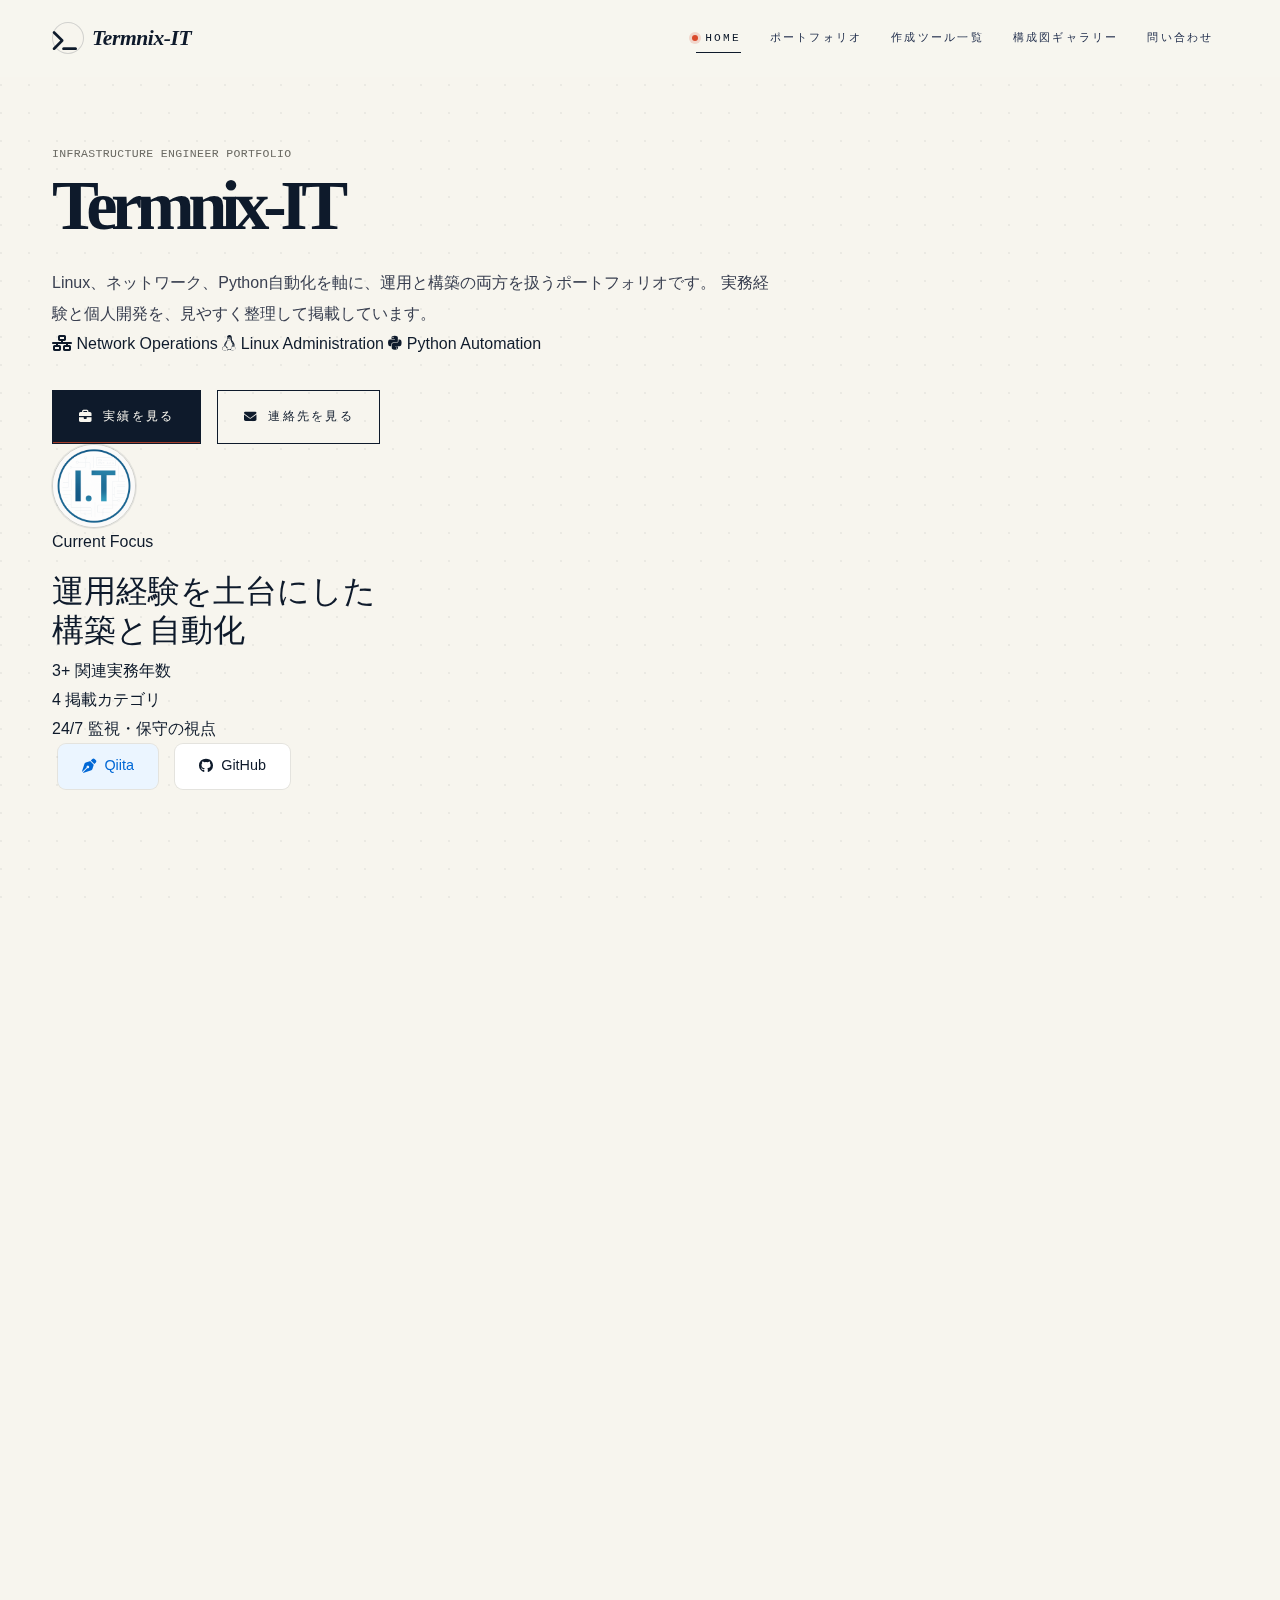
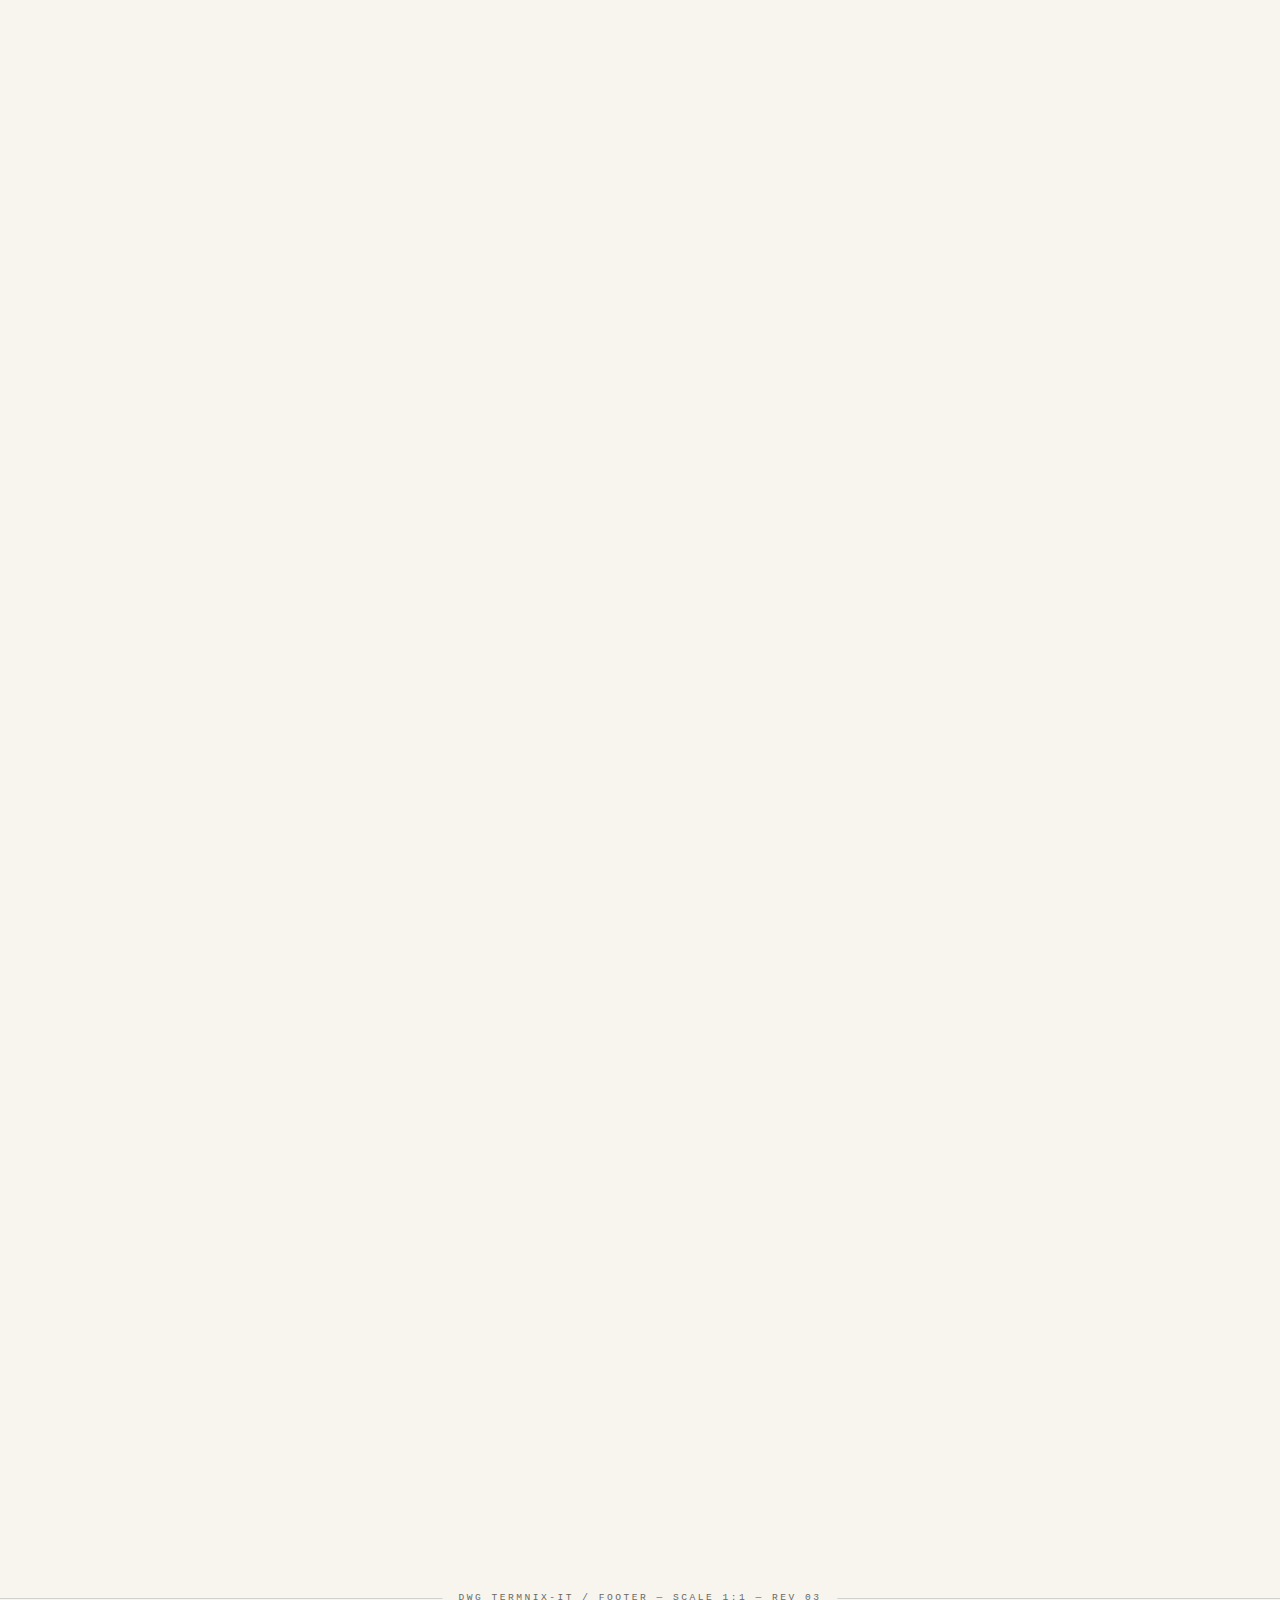
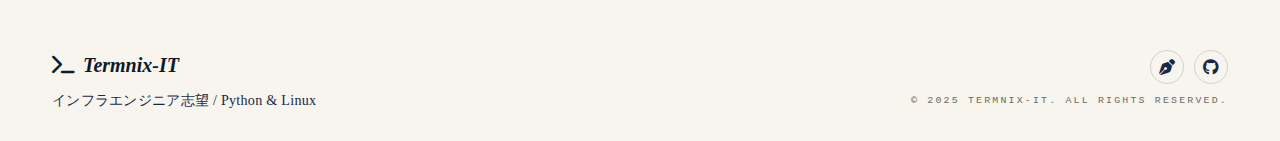
<file: index.html>
<!DOCTYPE html>
<html lang="ja">
<head>
    <meta charset="UTF-8">
    <meta name="viewport" content="width=device-width, initial-scale=1.0">
    <title>HOME | Termnix-ITのページ</title>
    <link href="https://cdn.jsdelivr.net/npm/bootstrap@5.3.0/dist/css/bootstrap.min.css" rel="stylesheet">
    <link rel="stylesheet" href="https://cdnjs.cloudflare.com/ajax/libs/font-awesome/6.5.0/css/all.min.css">
    <link rel="preconnect" href="https://fonts.googleapis.com">
    <link rel="preconnect" href="https://fonts.gstatic.com" crossorigin>
    <link href="https://fonts.googleapis.com/css2?family=Noto+Sans+JP:wght@300;400;500;700&family=Inter:wght@300;400;500;600;700&display=swap" rel="stylesheet">
    <link rel="stylesheet" href="static/style.css">
</head>
<body>
    <nav class="navbar navbar-expand-lg fixed-top" id="mainNav">
        <div class="container">
            <a class="navbar-brand" href="index.html">
                <span class="brand-icon"><i class="fas fa-terminal"></i></span>
                Termnix-IT
            </a>
            <button class="navbar-toggler" type="button" data-bs-toggle="collapse" data-bs-target="#navbarNav" aria-controls="navbarNav" aria-expanded="false" aria-label="メニュー">
                <span class="navbar-toggler-icon"></span>
            </button>
            <div class="collapse navbar-collapse" id="navbarNav">
                <ul class="navbar-nav ms-auto">
                    <li class="nav-item">
                        <a class="nav-link" href="index.html"><i class="fas fa-home me-1"></i>HOME</a>
                    </li>
                    <li class="nav-item">
                        <a class="nav-link" href="portfolio.html"><i class="fas fa-briefcase me-1"></i>ポートフォリオ</a>
                    </li>
                    <li class="nav-item">
                        <a class="nav-link" href="ToolBox.html"><i class="fas fa-toolbox me-1"></i>作成ツール一覧</a>
                    </li>
                    <li class="nav-item">
                        <a class="nav-link" href="Diagram.html"><i class="fas fa-project-diagram me-1"></i>構成図ギャラリー</a>
                    </li>
                    <li class="nav-item">
                        <a class="nav-link" href="contact.html"><i class="fas fa-envelope me-1"></i>問い合わせ</a>
                    </li>
                </ul>
            </div>
        </div>
    </nav>

    <main>
        <section class="hero-section hero-home">
            <div class="container">
                <div class="hero-home-grid">
                    <div class="hero-copy">
                        <p class="hero-eyebrow fade-up">Infrastructure Engineer Portfolio</p>
                        <h1 class="hero-name hero-name-left fade-up delay-1">Termnix-IT</h1>
                        <p class="hero-lead fade-up delay-2">
                            Linux、ネットワーク、Python自動化を軸に、運用と構築の両方を扱うポートフォリオです。
                            実務経験と個人開発を、見やすく整理して掲載しています。
                        </p>
                        <div class="hero-focus-list fade-up delay-3">
                            <span><i class="fas fa-network-wired"></i> Network Operations</span>
                            <span><i class="fab fa-linux"></i> Linux Administration</span>
                            <span><i class="fab fa-python"></i> Python Automation</span>
                        </div>
                        <div class="hero-actions fade-up delay-4">
                            <a href="portfolio.html" class="btn-modern btn-gradient">
                                <i class="fas fa-briefcase"></i> 実績を見る
                            </a>
                            <a href="contact.html" class="btn-modern btn-outline-modern">
                                <i class="fas fa-envelope"></i> 連絡先を見る
                            </a>
                        </div>
                    </div>

                    <div class="hero-panel fade-up delay-2">
                        <div class="hero-panel-top">
                            <img src="static/img/icon.png" alt="Termnix-ITのアイコン" class="hero-avatar">
                            <div>
                                <p class="hero-panel-label">Current Focus</p>
                                <h2>運用経験を土台にした<br>構築と自動化</h2>
                            </div>
                        </div>
                        <div class="hero-metrics">
                            <div>
                                <span class="metric-value">3+</span>
                                <span class="metric-label">関連実務年数</span>
                            </div>
                            <div>
                                <span class="metric-value">4</span>
                                <span class="metric-label">掲載カテゴリ</span>
                            </div>
                            <div>
                                <span class="metric-value">24/7</span>
                                <span class="metric-label">監視・保守の視点</span>
                            </div>
                        </div>
                        <div class="hero-social hero-social-panel">
                            <a href="https://qiita.com/Termnix-IT" target="_blank" class="btn-social-qiita" rel="noopener noreferrer">
                                <i class="fas fa-pen-nib"></i> Qiita
                            </a>
                            <a href="https://github.com/Termnix-IT" target="_blank" class="btn-social-github" rel="noopener noreferrer">
                                <i class="fab fa-github"></i> GitHub
                            </a>
                        </div>
                    </div>
                </div>
            </div>
        </section>

        <section class="section-block">
            <div class="container home-main">
                <section class="home-section fade-up">
                    <div class="section-heading">
                        <p class="section-kicker">Overview</p>
                        <h2 class="section-title no-line">できること</h2>
                    </div>
                    <div class="overview-grid">
                        <article class="overview-item">
                            <span class="overview-index">01</span>
                            <h3>運用保守</h3>
                            <p>Windows Server 環境や官公庁ネットワークの維持保守で、障害切り分けと安定運用を担当。</p>
                        </article>
                        <article class="overview-item">
                            <span class="overview-index">02</span>
                            <h3>インフラ構築</h3>
                            <p>Linux、UFW、DDNS、Nginx を使った自宅サーバ公開や監視基盤の整備を個人で継続。</p>
                        </article>
                        <article class="overview-item">
                            <span class="overview-index">03</span>
                            <h3>自動化と発信</h3>
                            <p>Python による効率化と、Qiita・GitHub を通じたアウトプットで知識を整理して公開。</p>
                        </article>
                    </div>
                </section>

                <section class="home-section fade-up delay-1">
                    <div class="section-heading section-heading-split">
                        <div>
                            <p class="section-kicker">Selected Work</p>
                            <h2 class="section-title no-line">注目プロジェクト</h2>
                        </div>
                        <a href="portfolio.html" class="section-link">ポートフォリオ一覧へ</a>
                    </div>
                    <div class="feature-project-grid">
                        <article class="feature-project">
                            <p class="feature-project-label">Project 01</p>
                            <h3>自宅サーバ公開プロジェクト</h3>
                            <p>
                                Flask と Linux を使った公開環境を構築し、UFW によるセキュリティ制御まで含めて運用。
                            </p>
                            <div class="project-tech">
                                <span class="tech-tag">Flask</span>
                                <span class="tech-tag">Nginx</span>
                                <span class="tech-tag">UFW</span>
                                <span class="tech-tag">Linux</span>
                            </div>
                        </article>
                        <article class="feature-project">
                            <p class="feature-project-label">Project 02</p>
                            <h3>Zabbix監視導入</h3>
                            <p>
                                Raspberry Pi 上に Zabbix Server を構築し、通知やエージェント監視まで含めた監視基盤を整備。
                            </p>
                            <div class="project-tech">
                                <span class="tech-tag">Zabbix</span>
                                <span class="tech-tag">Raspberry Pi</span>
                                <span class="tech-tag">Mail Alert</span>
                                <span class="tech-tag">UFW</span>
                            </div>
                        </article>
                    </div>
                </section>

                <div class="home-columns">
                    <section class="home-section fade-up delay-2">
                        <div class="section-heading">
                            <p class="section-kicker">Profile</p>
                            <h2 class="section-title no-line">現在地</h2>
                        </div>
                        <div class="profile-summary">
                            <p>
                                インフラエンジニア志望として、実務では保守運用、個人活動では Linux 構築や Web 公開、
                                Python による自動化に取り組んでいます。現場経験と個人検証の両方を軸に、再現性のある構成と運用目線を重視しています。
                            </p>
                        </div>
                        <div class="timeline compact-timeline">
                            <div class="timeline-item">
                                <div class="timeline-date">2025年12月 - 現在</div>
                                <div class="timeline-content">某省 ネットワーク維持保守案件</div>
                            </div>
                            <div class="timeline-item">
                                <div class="timeline-date">2024年8月 - 2025年10月</div>
                                <div class="timeline-content">医療系ITシステムの運用保守</div>
                            </div>
                            <div class="timeline-item">
                                <div class="timeline-date">2021年 - 2024年</div>
                                <div class="timeline-content">通信施工管理業務</div>
                            </div>
                        </div>
                    </section>

                    <aside class="side-stack">
                        <section class="home-section side-panel fade-up delay-3">
                            <div class="section-heading">
                                <p class="section-kicker">Credentials</p>
                                <h2 class="section-title no-line">資格</h2>
                            </div>
                            <ul class="cert-list compact-list">
                                <li><i class="fas fa-check-circle"></i> AWS Certified Cloud Practitioner</li>
                                <li><i class="fas fa-check-circle"></i> 基本情報技術者</li>
                                <li><i class="fas fa-check-circle"></i> ITパスポート</li>
                                <li><i class="fas fa-spinner fa-spin"></i> SAA Associate 学習中</li>
                            </ul>
                        </section>

                        <section class="home-section side-panel fade-up delay-4">
                            <div class="section-heading">
                                <p class="section-kicker">Latest Posts</p>
                                <h2 class="section-title no-line">Qiita最新記事</h2>
                            </div>
                            <ul id="qiita-articles" class="qiita-list">
                                <li><span style="color: var(--text-muted);">Loading...</span></li>
                            </ul>
                        </section>
                    </aside>
                </div>

                <section class="home-section fade-up">
                    <div class="section-heading section-heading-split">
                        <div>
                            <p class="section-kicker">Skill Set</p>
                            <h2 class="section-title no-line">主なスキル</h2>
                        </div>
                        <a href="portfolio.html" class="section-link">プロジェクトと合わせて見る</a>
                    </div>
                    <div class="skill-summary-grid">
                        <div class="skill-summary-block">
                            <h3>Infrastructure</h3>
                            <div class="skill-badges">
                                <span class="skill-badge green"><i class="fab fa-linux"></i> Linux</span>
                                <span class="skill-badge green"><i class="fas fa-network-wired"></i> LAN/WAN</span>
                                <span class="skill-badge green">VLAN</span>
                                <span class="skill-badge green">UFW</span>
                                <span class="skill-badge green">ポート開放</span>
                            </div>
                        </div>
                        <div class="skill-summary-block">
                            <h3>Automation</h3>
                            <div class="skill-badges">
                                <span class="skill-badge accent"><i class="fab fa-python"></i> Python</span>
                                <span class="skill-badge accent"><i class="fas fa-flask"></i> Flask</span>
                                <span class="skill-badge accent">スクリプト自動化</span>
                                <span class="skill-badge accent">生成AI活用</span>
                            </div>
                        </div>
                        <div class="skill-summary-block">
                            <h3>Operations</h3>
                            <div class="skill-badges">
                                <span class="skill-badge">Windows Server</span>
                                <span class="skill-badge">ログ監視</span>
                                <span class="skill-badge">障害切り分け</span>
                                <span class="skill-badge">Zabbix</span>
                            </div>
                        </div>
                    </div>
                </section>
            </div>
        </section>
    </main>

    <footer class="site-footer">
        <div class="container">
            <div class="row align-items-center">
                <div class="col-md-6 text-center text-md-start mb-3 mb-md-0">
                    <span class="footer-brand"><i class="fas fa-terminal me-2"></i>Termnix-IT</span>
                    <p class="footer-text mb-0">インフラエンジニア志望 / Python & Linux</p>
                </div>
                <div class="col-md-6 text-center text-md-end">
                    <div class="footer-social">
                        <a href="https://qiita.com/Termnix-IT" target="_blank" aria-label="Qiita" rel="noopener noreferrer"><i class="fas fa-pen-nib"></i></a>
                        <a href="https://github.com/Termnix-IT" target="_blank" aria-label="GitHub" rel="noopener noreferrer"><i class="fab fa-github"></i></a>
                    </div>
                    <p class="footer-copy mb-0">&copy; 2025 Termnix-IT. All rights reserved.</p>
                </div>
            </div>
        </div>
    </footer>

    <script src="https://cdn.jsdelivr.net/npm/bootstrap@5.3.0/dist/js/bootstrap.bundle.min.js"></script>
    <script src="static/main.js"></script>
</body>
</html>
</file>
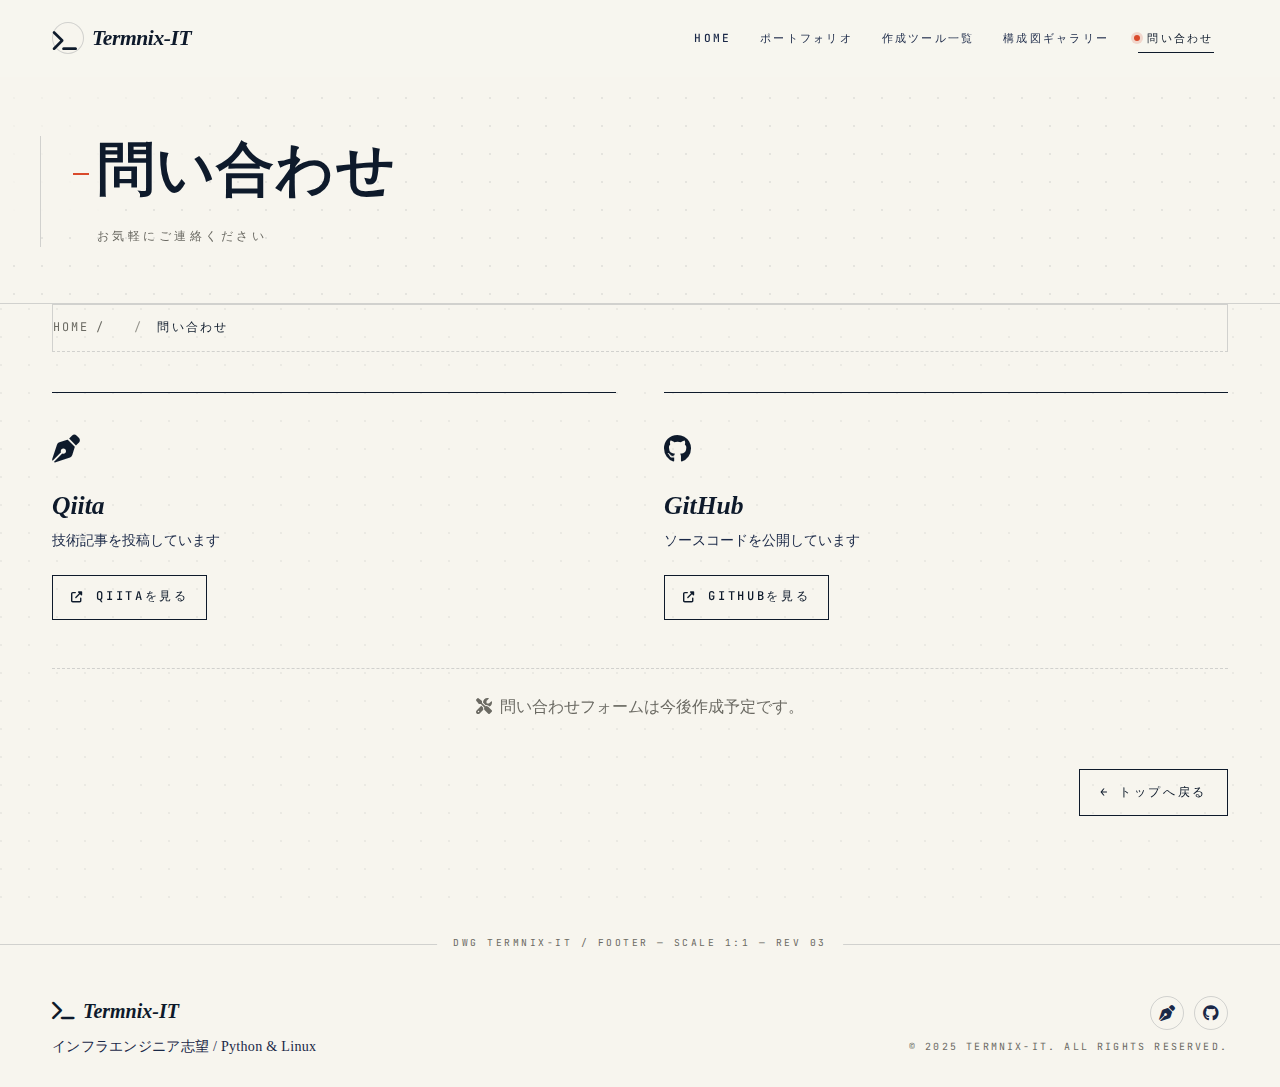
<file: contact.html>
<!DOCTYPE html>
<html lang="ja">
<head>
    <meta charset="UTF-8">
    <meta name="viewport" content="width=device-width, initial-scale=1.0">
    <title>問い合わせ | Termnix-ITのページ</title>
    <link href="https://cdn.jsdelivr.net/npm/bootstrap@5.3.0/dist/css/bootstrap.min.css" rel="stylesheet">
    <link rel="stylesheet" href="https://cdnjs.cloudflare.com/ajax/libs/font-awesome/6.5.0/css/all.min.css">
    <link rel="preconnect" href="https://fonts.googleapis.com">
    <link rel="preconnect" href="https://fonts.gstatic.com" crossorigin>
    <link href="https://fonts.googleapis.com/css2?family=Noto+Sans+JP:wght@300;400;500;700&family=Syne:wght@600;700;800&family=JetBrains+Mono:wght@400;500&display=swap" rel="stylesheet">
    <link rel="stylesheet" href="static/style.css">
</head>
<body>
    <!-- ナビゲーションバー -->
    <nav class="navbar navbar-expand-lg fixed-top" id="mainNav">
        <div class="container">
            <a class="navbar-brand" href="index.html">
                <span class="brand-icon"><i class="fas fa-terminal"></i></span>
                Termnix-IT
            </a>
            <button class="navbar-toggler" type="button" data-bs-toggle="collapse" data-bs-target="#navbarNav" aria-controls="navbarNav" aria-expanded="false" aria-label="メニュー">
                <span class="navbar-toggler-icon"></span>
            </button>
            <div class="collapse navbar-collapse" id="navbarNav">
                <ul class="navbar-nav ms-auto">
                    <li class="nav-item">
                        <a class="nav-link" href="index.html"><i class="fas fa-home me-1"></i>HOME</a>
                    </li>
                    <li class="nav-item">
                        <a class="nav-link" href="portfolio.html"><i class="fas fa-briefcase me-1"></i>ポートフォリオ</a>
                    </li>
                    <li class="nav-item">
                        <a class="nav-link" href="ToolBox.html"><i class="fas fa-toolbox me-1"></i>作成ツール一覧</a>
                    </li>
                    <li class="nav-item">
                        <a class="nav-link" href="Diagram.html"><i class="fas fa-project-diagram me-1"></i>構成図ギャラリー</a>
                    </li>
                    <li class="nav-item">
                        <a class="nav-link" href="contact.html"><i class="fas fa-envelope me-1"></i>問い合わせ</a>
                    </li>
                </ul>
            </div>
        </div>
    </nav>

    <!-- メインコンテンツ -->
    <main>
<!-- ページヘッダー -->
<div class="page-header">
  <div class="container">
    <h1 class="fade-up"><i class="fas fa-envelope me-2"></i>問い合わせ</h1>
    <p class="fade-up delay-1">お気軽にご連絡ください</p>
  </div>
</div>

<div class="container pb-5">
  <!-- パンくず -->
  <nav aria-label="breadcrumb" class="mb-4 fade-up">
    <ol class="breadcrumb">
      <li class="breadcrumb-item"><a href="index.html"><i class="fas fa-home me-1"></i>HOME</a></li>
      <li class="breadcrumb-item active" aria-current="page">問い合わせ</li>
    </ol>
  </nav>

  <!-- コンタクトカード -->
  <div class="contact-info fade-up delay-1">
    <div class="contact-card">
      <div class="contact-icon">
        <i class="fas fa-pen-nib"></i>
      </div>
      <h4>Qiita</h4>
      <p>技術記事を投稿しています</p>
      <a href="https://qiita.com/Termnix-IT" target="_blank" rel="noopener noreferrer" aria-label="Qiitaプロフィールを見る（新しいタブで開く）">
        <i class="fas fa-external-link-alt me-1" aria-hidden="true"></i>Qiitaを見る
      </a>
    </div>

    <div class="contact-card">
      <div class="contact-icon">
        <i class="fab fa-github" aria-hidden="true"></i>
      </div>
      <h4>GitHub</h4>
      <p>ソースコードを公開しています</p>
      <a href="https://github.com/Termnix-IT" target="_blank" rel="noopener noreferrer" aria-label="GitHubプロフィールを見る（新しいタブで開く）">
        <i class="fas fa-external-link-alt me-1" aria-hidden="true"></i>GitHubを見る
      </a>
    </div>

  </div>

  <!-- 今後の予定 -->
  <div class="glass-card fade-up delay-2" style="margin-top: 2rem; text-align: center;">
    <p style="color: var(--text-muted); margin: 0;">
      <i class="fas fa-tools me-2"></i>問い合わせフォームは今後作成予定です。
    </p>
  </div>

  <!-- 戻るボタン -->
  <div class="text-end mt-4 fade-up">
    <a href="index.html" class="back-link"><i class="fas fa-arrow-left"></i> トップへ戻る</a>
  </div>
</div>
    </main>

    <!-- フッター -->
    <footer class="site-footer">
        <div class="container">
            <div class="row align-items-center">
                <div class="col-md-6 text-center text-md-start mb-3 mb-md-0">
                    <span class="footer-brand"><i class="fas fa-terminal me-2"></i>Termnix-IT</span>
                    <p class="footer-text mb-0">インフラエンジニア志望 / Python & Linux</p>
                </div>
                <div class="col-md-6 text-center text-md-end">
                    <div class="footer-social">
                        <a href="https://qiita.com/Termnix-IT" target="_blank" rel="noopener noreferrer" aria-label="Qiita"><i class="fas fa-pen-nib"></i></a>
                        <a href="https://github.com/Termnix-IT" target="_blank" rel="noopener noreferrer" aria-label="GitHub"><i class="fab fa-github"></i></a>
                    </div>
                    <p class="footer-copy mb-0">&copy; 2025 Termnix-IT. All rights reserved.</p>
                </div>
            </div>
        </div>
    </footer>

    <script src="https://cdn.jsdelivr.net/npm/bootstrap@5.3.0/dist/js/bootstrap.bundle.min.js"></script>
    <script src="static/main.js"></script>
</body>
</html>
</file>
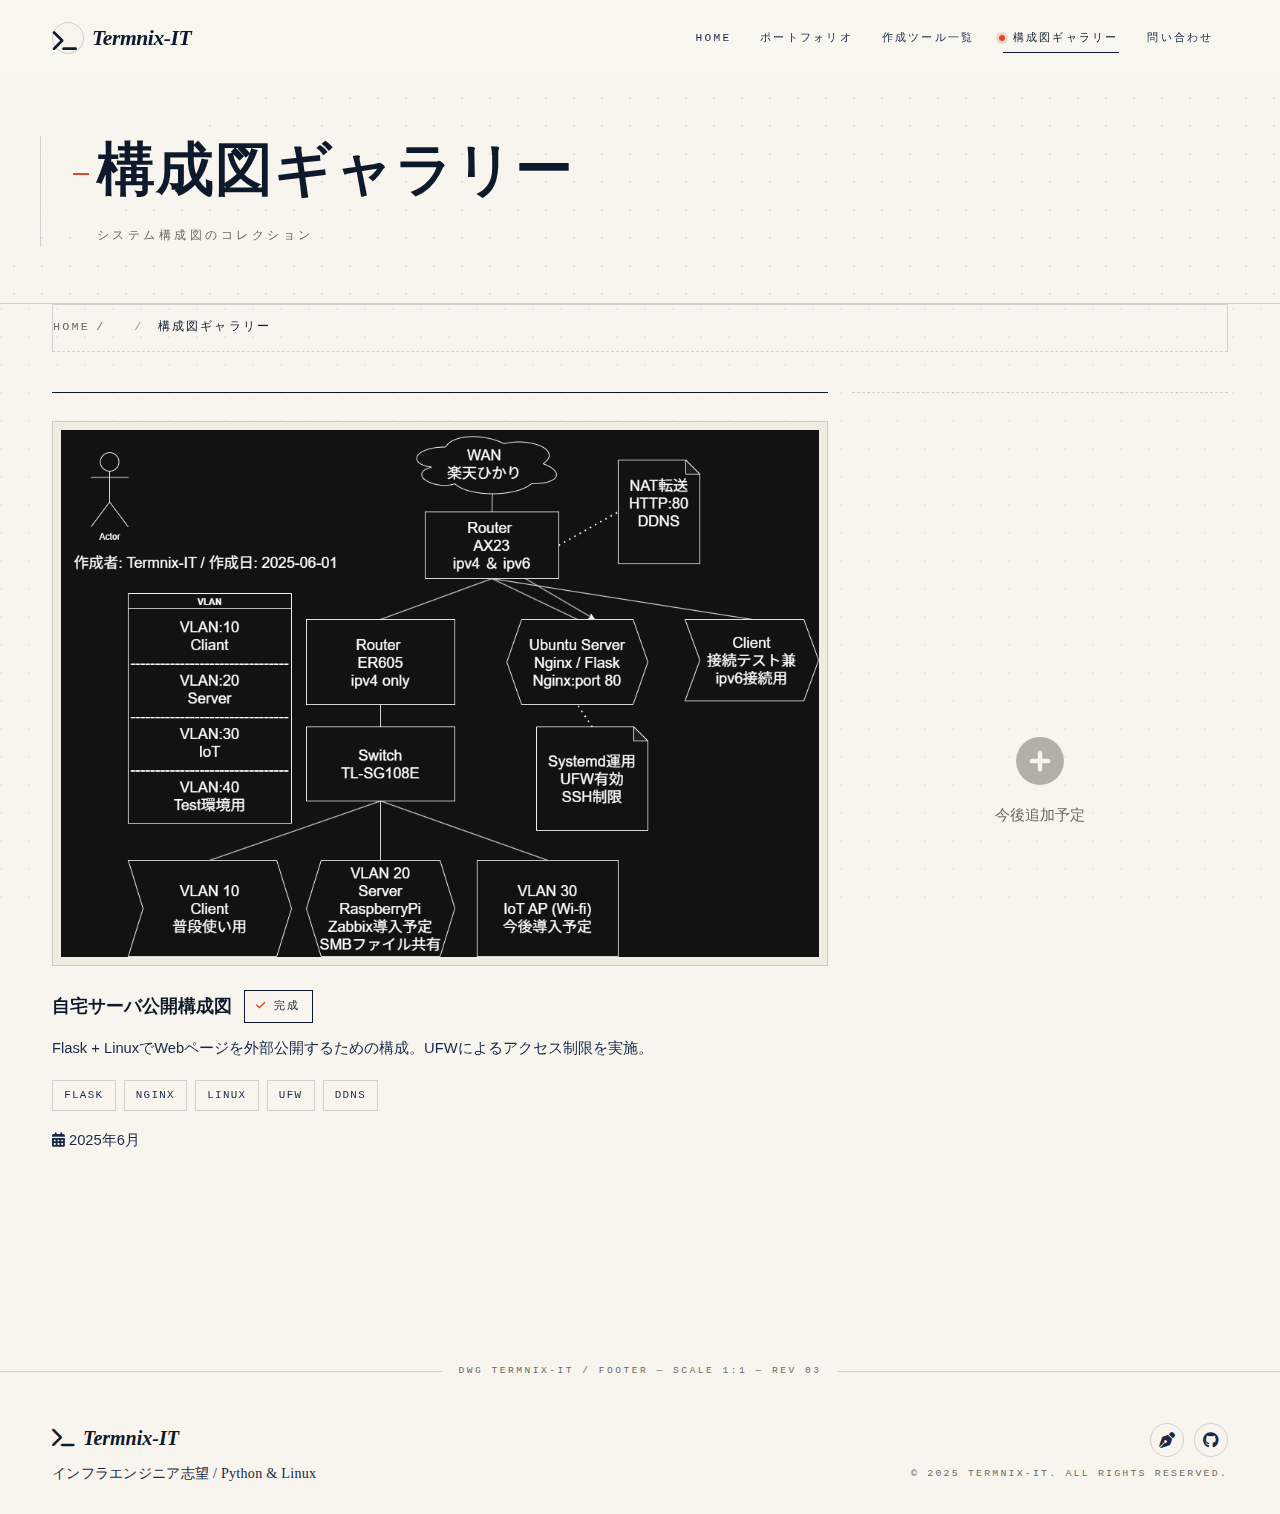
<file: Diagram.html>
<!DOCTYPE html>
<html lang="ja">
<head>
    <meta charset="UTF-8">
    <meta name="viewport" content="width=device-width, initial-scale=1.0">
    <title>構成図ギャラリー | Termnix-ITのページ</title>
    <link href="https://cdn.jsdelivr.net/npm/bootstrap@5.3.0/dist/css/bootstrap.min.css" rel="stylesheet">
    <link rel="stylesheet" href="https://cdnjs.cloudflare.com/ajax/libs/font-awesome/6.5.0/css/all.min.css">
    <link rel="preconnect" href="https://fonts.googleapis.com">
    <link rel="preconnect" href="https://fonts.gstatic.com" crossorigin>
    <link href="https://fonts.googleapis.com/css2?family=Noto+Sans+JP:wght@300;400;500;700&family=Inter:wght@300;400;500;600;700&display=swap" rel="stylesheet">
    <link rel="stylesheet" href="static/style.css">
</head>
<body>
    <!-- ナビゲーションバー -->
    <nav class="navbar navbar-expand-lg fixed-top" id="mainNav">
        <div class="container">
            <a class="navbar-brand" href="index.html">
                <span class="brand-icon"><i class="fas fa-terminal"></i></span>
                Termnix-IT
            </a>
            <button class="navbar-toggler" type="button" data-bs-toggle="collapse" data-bs-target="#navbarNav" aria-controls="navbarNav" aria-expanded="false" aria-label="メニュー">
                <span class="navbar-toggler-icon"></span>
            </button>
            <div class="collapse navbar-collapse" id="navbarNav">
                <ul class="navbar-nav ms-auto">
                    <li class="nav-item">
                        <a class="nav-link" href="index.html"><i class="fas fa-home me-1"></i>HOME</a>
                    </li>
                    <li class="nav-item">
                        <a class="nav-link" href="portfolio.html"><i class="fas fa-briefcase me-1"></i>ポートフォリオ</a>
                    </li>
                    <li class="nav-item">
                        <a class="nav-link" href="ToolBox.html"><i class="fas fa-toolbox me-1"></i>作成ツール一覧</a>
                    </li>
                    <li class="nav-item">
                        <a class="nav-link" href="Diagram.html"><i class="fas fa-project-diagram me-1"></i>構成図ギャラリー</a>
                    </li>
                    <li class="nav-item">
                        <a class="nav-link" href="contact.html"><i class="fas fa-envelope me-1"></i>問い合わせ</a>
                    </li>
                </ul>
            </div>
        </div>
    </nav>

    <!-- メインコンテンツ -->
    <main>
<!-- ページヘッダー -->
<div class="page-header">
  <div class="container">
    <h1 class="fade-up"><i class="fas fa-project-diagram me-2"></i>構成図ギャラリー</h1>
    <p class="fade-up delay-1">システム構成図のコレクション</p>
  </div>
</div>

<div class="container pb-5">
  <!-- パンくず -->
  <nav aria-label="breadcrumb" class="mb-4 fade-up">
    <ol class="breadcrumb">
      <li class="breadcrumb-item"><a href="index.html"><i class="fas fa-home me-1"></i>HOME</a></li>
      <li class="breadcrumb-item active" aria-current="page">構成図ギャラリー</li>
    </ol>
  </nav>

  <!-- ギャラリーグリッド -->
  <div class="row g-4">
    <!-- 構成図1 -->
    <div class="col-lg-8 col-md-12 fade-up">
      <div class="gallery-card">
        <img src="static/img/server-diagram.png" alt="自宅サーバ構成図">
        <div class="gallery-card-body">
          <div style="display: flex; align-items: center; gap: 0.75rem; margin-bottom: 0.75rem;">
            <h3 style="margin: 0;">自宅サーバ公開構成図</h3>
            <span class="status-badge status-done"><i class="fas fa-check"></i> 完成</span>
          </div>
          <p>Flask + LinuxでWebページを外部公開するための構成。UFWによるアクセス制限を実施。</p>
          <div class="project-tech" style="margin-top: 0.75rem;">
            <span class="tech-tag">Flask</span>
            <span class="tech-tag">Nginx</span>
            <span class="tech-tag">Linux</span>
            <span class="tech-tag">UFW</span>
            <span class="tech-tag">DDNS</span>
          </div>
          <p style="color: var(--text-muted); font-size: 0.8rem; margin-top: 0.75rem; margin-bottom: 0;">
            <i class="fas fa-calendar-alt me-1"></i>2025年6月
          </p>
        </div>
      </div>
    </div>

    <!-- プレースホルダー -->
    <div class="col-lg-4 col-md-6 fade-up delay-1">
      <div class="glass-card" style="height: 100%; display: flex; flex-direction: column; align-items: center; justify-content: center; text-align: center; min-height: 300px;">
        <i class="fas fa-plus-circle" style="font-size: 3rem; color: var(--text-muted); margin-bottom: 1rem; opacity: 0.5;"></i>
        <p style="color: var(--text-muted); margin: 0; font-size: 0.95rem;">
          今後追加予定
        </p>
      </div>
    </div>
  </div>

  <!-- 戻るボタン -->
  <div class="text-end mt-4 fade-up">
    <a href="index.html" class="back-link"><i class="fas fa-arrow-left"></i> トップへ戻る</a>
  </div>
</div>
    </main>

    <!-- フッター -->
    <footer class="site-footer">
        <div class="container">
            <div class="row align-items-center">
                <div class="col-md-6 text-center text-md-start mb-3 mb-md-0">
                    <span class="footer-brand"><i class="fas fa-terminal me-2"></i>Termnix-IT</span>
                    <p class="footer-text mb-0">インフラエンジニア志望 / Python & Linux</p>
                </div>
                <div class="col-md-6 text-center text-md-end">
                    <div class="footer-social">
                        <a href="https://qiita.com/Termnix-IT" target="_blank" aria-label="Qiita"><i class="fas fa-pen-nib"></i></a>
                        <a href="https://github.com/Termnix-IT" target="_blank" aria-label="GitHub"><i class="fab fa-github"></i></a>
                    </div>
                    <p class="footer-copy mb-0">&copy; 2025 Termnix-IT. All rights reserved.</p>
                </div>
            </div>
        </div>
    </footer>

    <script src="https://cdn.jsdelivr.net/npm/bootstrap@5.3.0/dist/js/bootstrap.bundle.min.js"></script>
    <script src="static/main.js"></script>
</body>
</html>
</file>
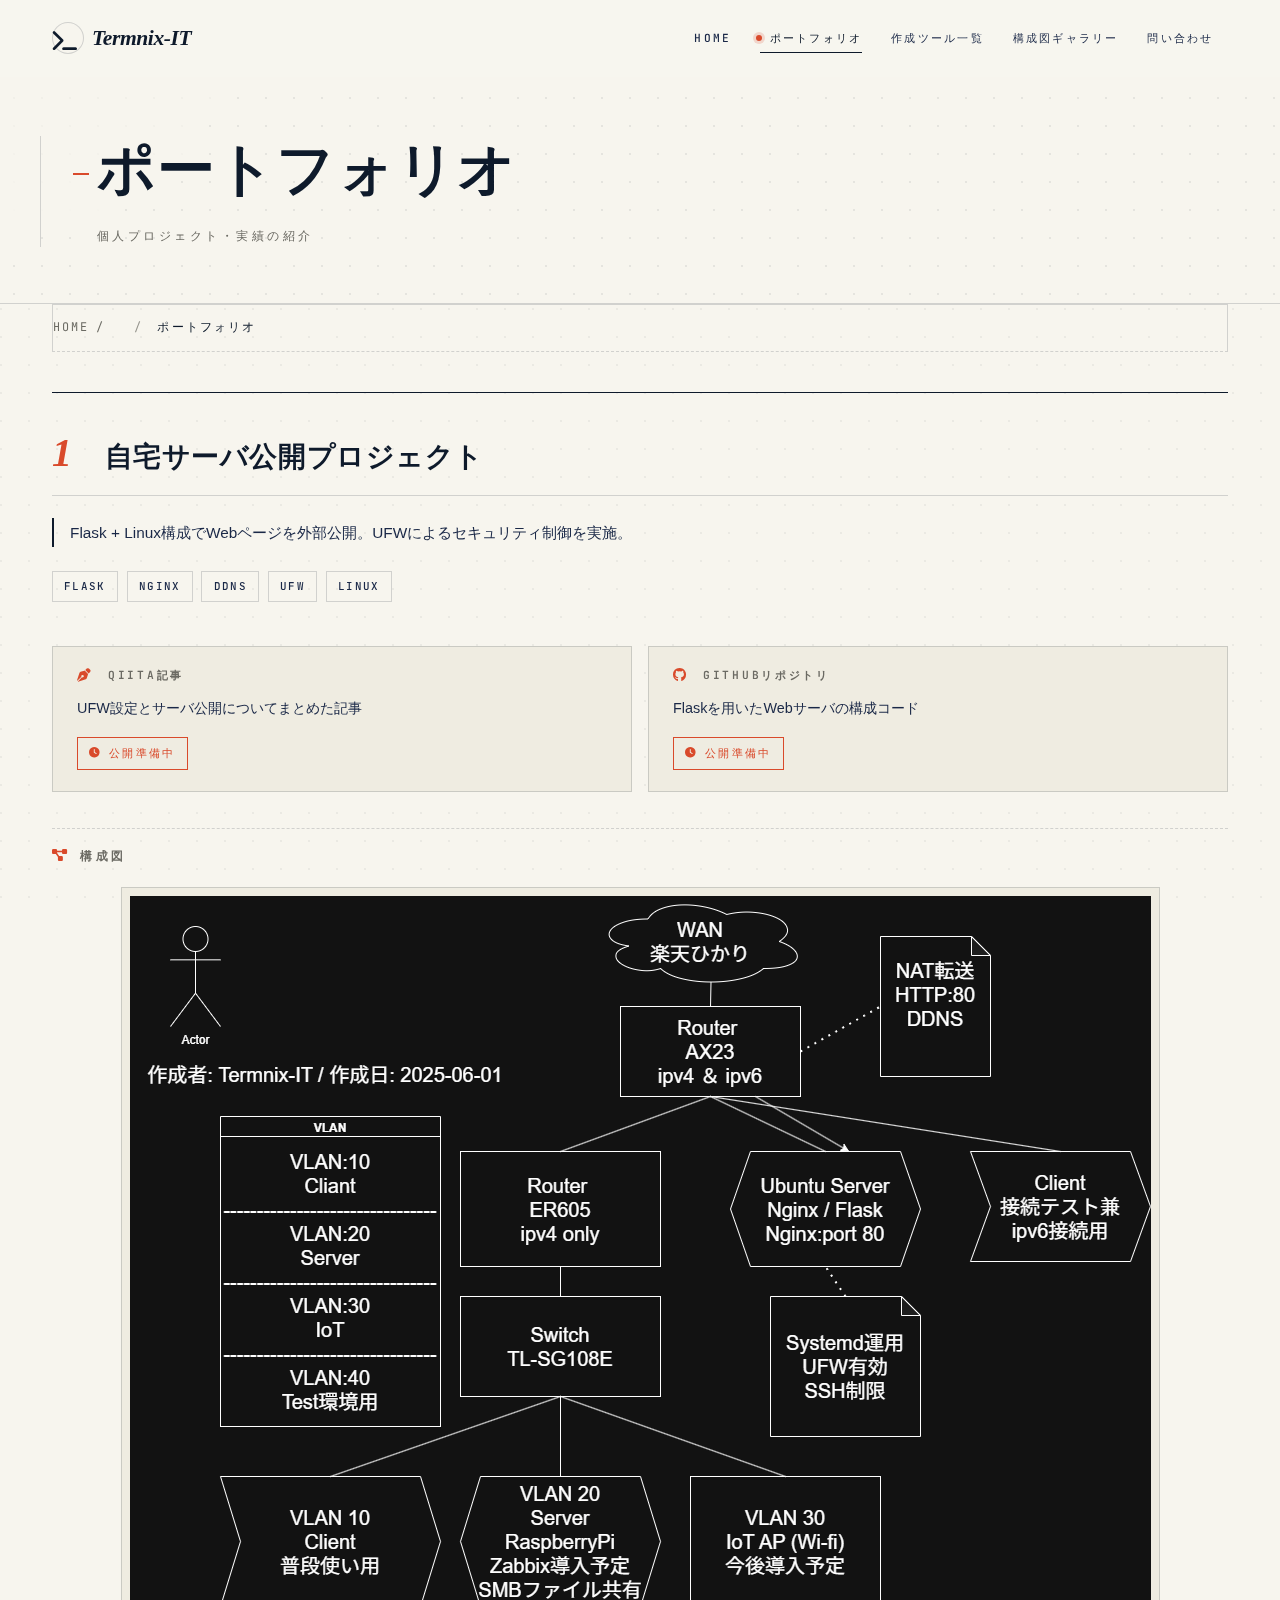
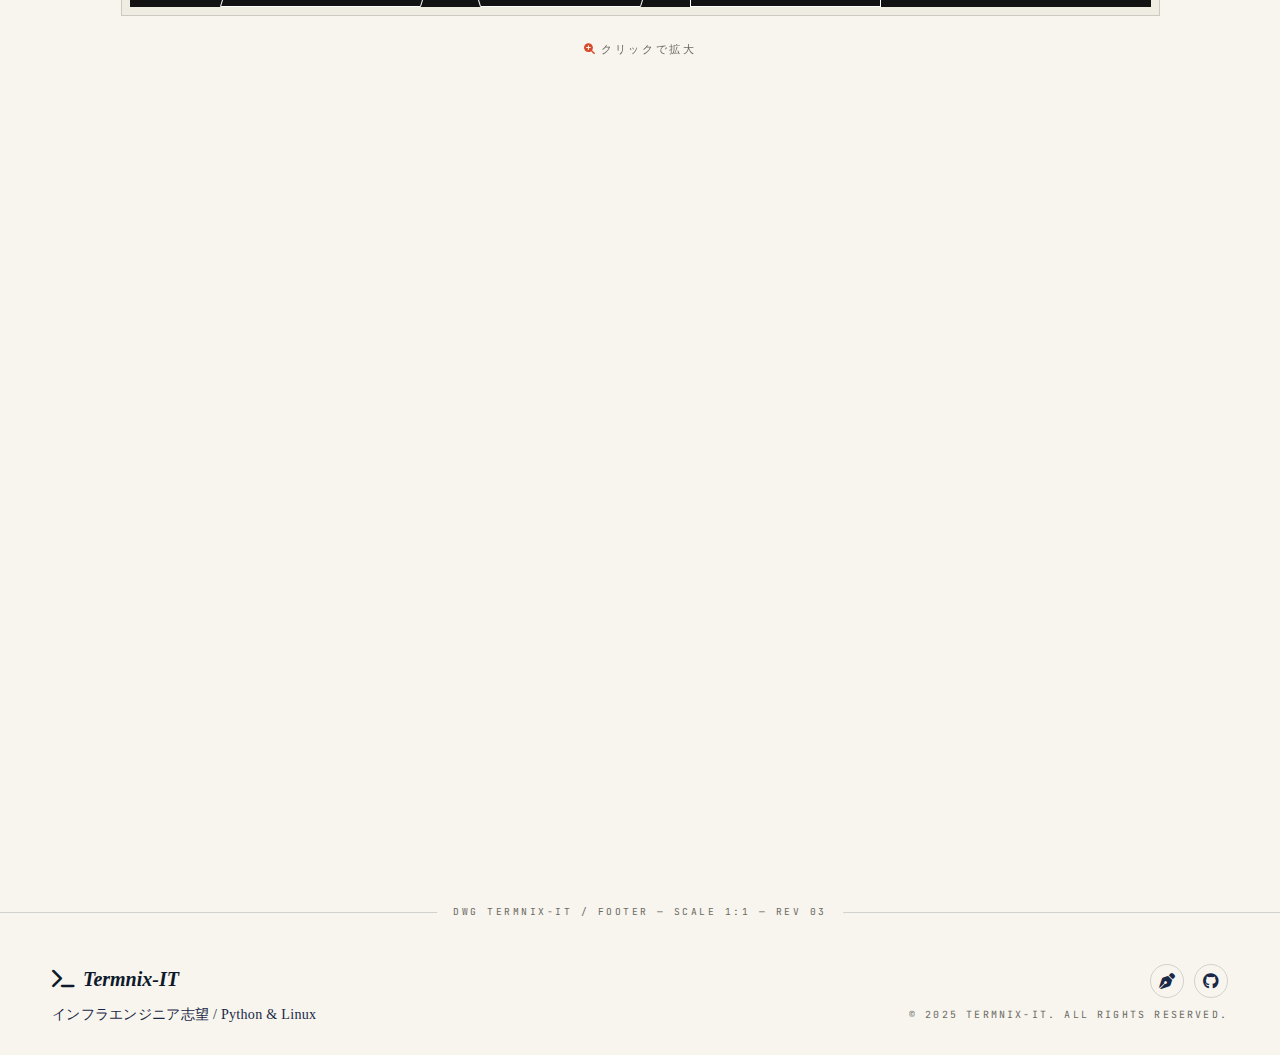
<file: portfolio.html>
<!DOCTYPE html>
<html lang="ja">
<head>
    <meta charset="UTF-8">
    <meta name="viewport" content="width=device-width, initial-scale=1.0">
    <title>ポートフォリオ | Termnix-ITのページ</title>
    <link href="https://cdn.jsdelivr.net/npm/bootstrap@5.3.0/dist/css/bootstrap.min.css" rel="stylesheet">
    <link rel="stylesheet" href="https://cdnjs.cloudflare.com/ajax/libs/font-awesome/6.5.0/css/all.min.css">
    <link rel="preconnect" href="https://fonts.googleapis.com">
    <link rel="preconnect" href="https://fonts.gstatic.com" crossorigin>
    <link href="https://fonts.googleapis.com/css2?family=Noto+Sans+JP:wght@300;400;500;700&family=Syne:wght@600;700;800&family=JetBrains+Mono:wght@400;500&display=swap" rel="stylesheet">
    <link rel="stylesheet" href="static/style.css">
</head>
<body>
    <!-- ナビゲーションバー -->
    <nav class="navbar navbar-expand-lg fixed-top" id="mainNav">
        <div class="container">
            <a class="navbar-brand" href="index.html">
                <span class="brand-icon"><i class="fas fa-terminal"></i></span>
                Termnix-IT
            </a>
            <button class="navbar-toggler" type="button" data-bs-toggle="collapse" data-bs-target="#navbarNav" aria-controls="navbarNav" aria-expanded="false" aria-label="メニュー">
                <span class="navbar-toggler-icon"></span>
            </button>
            <div class="collapse navbar-collapse" id="navbarNav">
                <ul class="navbar-nav ms-auto">
                    <li class="nav-item">
                        <a class="nav-link" href="index.html"><i class="fas fa-home me-1"></i>HOME</a>
                    </li>
                    <li class="nav-item">
                        <a class="nav-link" href="portfolio.html"><i class="fas fa-briefcase me-1"></i>ポートフォリオ</a>
                    </li>
                    <li class="nav-item">
                        <a class="nav-link" href="ToolBox.html"><i class="fas fa-toolbox me-1"></i>作成ツール一覧</a>
                    </li>
                    <li class="nav-item">
                        <a class="nav-link" href="Diagram.html"><i class="fas fa-project-diagram me-1"></i>構成図ギャラリー</a>
                    </li>
                    <li class="nav-item">
                        <a class="nav-link" href="contact.html"><i class="fas fa-envelope me-1"></i>問い合わせ</a>
                    </li>
                </ul>
            </div>
        </div>
    </nav>

    <!-- メインコンテンツ -->
    <main>
<!-- ページヘッダー -->
<div class="page-header">
  <div class="container">
    <h1 class="fade-up"><i class="fas fa-briefcase me-2"></i>ポートフォリオ</h1>
    <p class="fade-up delay-1">個人プロジェクト・実績の紹介</p>
  </div>
</div>

<div class="container pb-5">
  <!-- パンくず -->
  <nav aria-label="breadcrumb" class="mb-4 fade-up">
    <ol class="breadcrumb">
      <li class="breadcrumb-item"><a href="index.html"><i class="fas fa-home me-1"></i>HOME</a></li>
      <li class="breadcrumb-item active" aria-current="page">ポートフォリオ</li>
    </ol>
  </nav>

  <!-- プロジェクト1 -->
  <div id="project-1" class="project-card fade-up">
    <div class="project-title">
      <span class="project-number">1</span>
      自宅サーバ公開プロジェクト
    </div>
    <p class="project-desc">Flask + Linux構成でWebページを外部公開。UFWによるセキュリティ制御を実施。</p>
    <div class="project-tech">
      <span class="tech-tag">Flask</span>
      <span class="tech-tag">Nginx</span>
      <span class="tech-tag">DDNS</span>
      <span class="tech-tag">UFW</span>
      <span class="tech-tag">Linux</span>
    </div>
    <div class="row g-3 mt-2">
      <div class="col-md-6">
        <div class="card h-100">
          <div class="card-body">
            <h4 class="card-title h6"><i class="fas fa-pen-nib me-2 icon-qiita"></i>Qiita記事</h4>
            <p class="card-text">UFW設定とサーバ公開についてまとめた記事</p>
            <span class="status-badge status-wip"><i class="fas fa-clock"></i> 公開準備中</span>
          </div>
        </div>
      </div>
      <div class="col-md-6">
        <div class="card h-100">
          <div class="card-body">
            <h4 class="card-title h6"><i class="fab fa-github me-2"></i>GitHubリポジトリ</h4>
            <p class="card-text">Flaskを用いたWebサーバの構成コード</p>
            <span class="status-badge status-wip"><i class="fas fa-clock"></i> 公開準備中</span>
          </div>
        </div>
      </div>
    </div>
    <h4 class="project-subsection-title">
      <i class="fas fa-project-diagram"></i>構成図
    </h4>
    <img src="static/img/server-diagram.png" alt="自宅サーバ公開プロジェクト 構成図" class="diagram diagram-centered diagram-zoomable d-block mx-auto" loading="lazy">
    <span class="diagram-hint"><i class="fas fa-search-plus me-1"></i>クリックで拡大</span>
  </div>

  <!-- プロジェクト2 -->
  <div id="project-2" class="project-card fade-up delay-1">
    <div class="project-title">
      <span class="project-number">2</span>
      Zabbix監視導入
    </div>
    <p class="project-desc">Raspberry Pi上にZabbix Serverを構築し、監視環境を整備。</p>
    <div class="project-tech">
      <span class="tech-tag">Zabbix</span>
      <span class="tech-tag">Raspberry Pi</span>
      <span class="tech-tag">UFW</span>
      <span class="tech-tag">メール通知</span>
    </div>
    <div class="row g-3 mt-2">
      <div class="col-md-6">
        <div class="card h-100">
          <div class="card-body">
            <h4 class="card-title h6"><i class="fas fa-pen-nib me-2 icon-qiita"></i>Qiita記事</h4>
            <p class="card-text">エージェント設定・UFW・通知の構築まとめ</p>
            <span class="status-badge status-planned"><i class="fas fa-calendar-alt"></i> 実装予定</span>
          </div>
        </div>
      </div>
      <div class="col-md-6">
        <div class="card h-100">
          <div class="card-body">
            <h4 class="card-title h6"><i class="fab fa-github me-2"></i>GitHubリポジトリ</h4>
            <p class="card-text">Zabbix構成の設定ファイル・手順</p>
            <span class="status-badge status-planned"><i class="fas fa-calendar-alt"></i> 実装予定</span>
          </div>
        </div>
      </div>
    </div>
    <h4 class="project-subsection-title">
      <i class="fas fa-camera"></i>スクリーンショット
    </h4>
    <p class="project-desc" style="margin-top: 0;">実装後に掲載予定</p>
  </div>

  <!-- 戻るボタン -->
  <div class="text-end mt-4 fade-up">
    <a href="index.html" class="back-link"><i class="fas fa-arrow-left"></i> トップへ戻る</a>
  </div>
</div>
    </main>

    <!-- フッター -->
    <footer class="site-footer">
        <div class="container">
            <div class="row align-items-center">
                <div class="col-md-6 text-center text-md-start mb-3 mb-md-0">
                    <span class="footer-brand"><i class="fas fa-terminal me-2"></i>Termnix-IT</span>
                    <p class="footer-text mb-0">インフラエンジニア志望 / Python & Linux</p>
                </div>
                <div class="col-md-6 text-center text-md-end">
                    <div class="footer-social">
                        <a href="https://qiita.com/Termnix-IT" target="_blank" rel="noopener noreferrer" aria-label="Qiita"><i class="fas fa-pen-nib"></i></a>
                        <a href="https://github.com/Termnix-IT" target="_blank" rel="noopener noreferrer" aria-label="GitHub"><i class="fab fa-github"></i></a>
                    </div>
                    <p class="footer-copy mb-0">&copy; 2025 Termnix-IT. All rights reserved.</p>
                </div>
            </div>
        </div>
    </footer>

    <script src="https://cdn.jsdelivr.net/npm/bootstrap@5.3.0/dist/js/bootstrap.bundle.min.js"></script>
    <script src="static/main.js"></script>
</body>
</html>
</file>
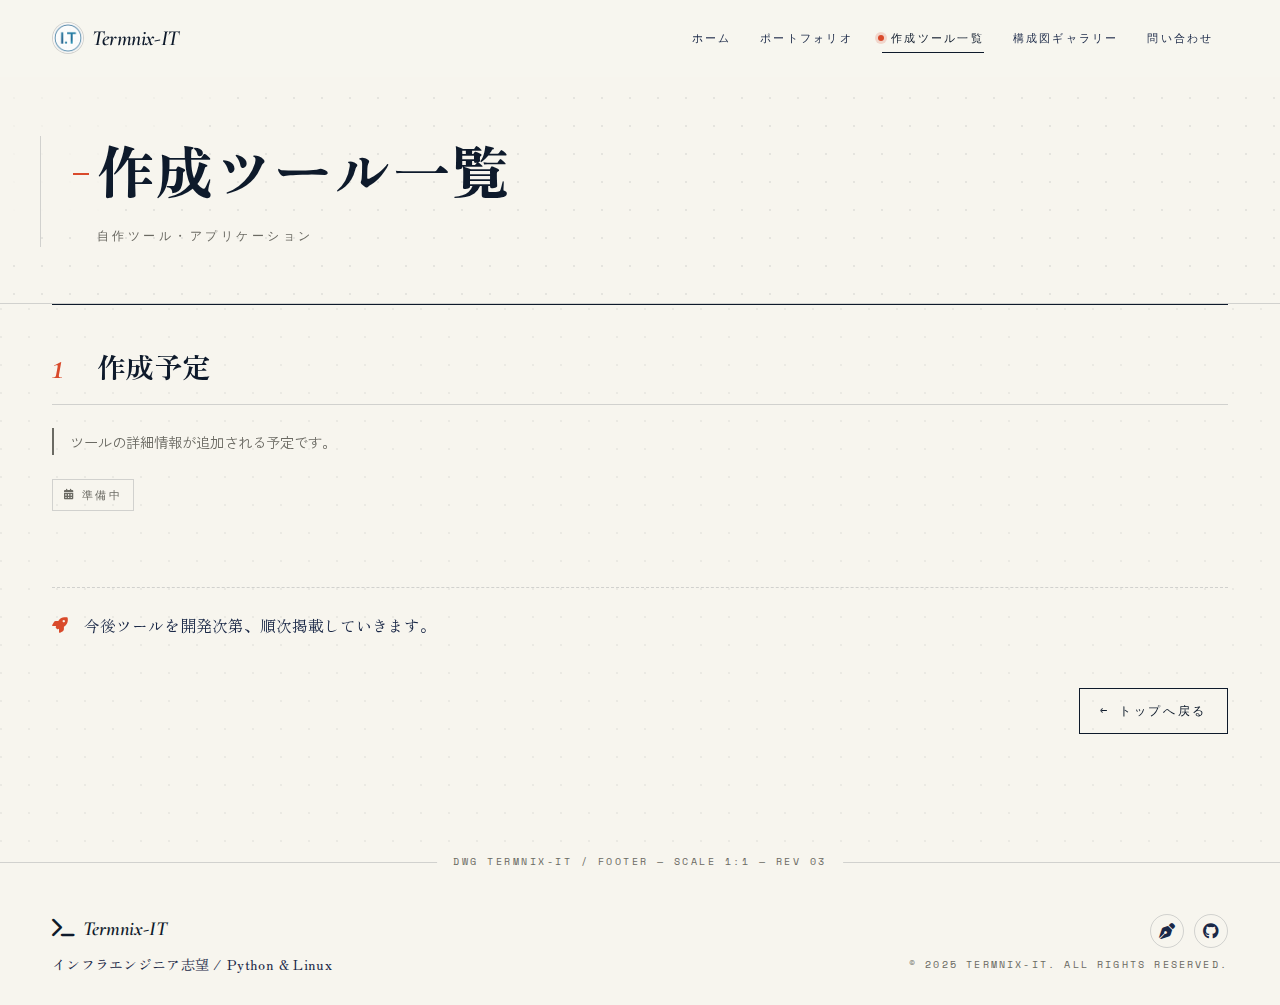
<file: ToolBox.html>
<!DOCTYPE html>
<html lang="ja">
<head>
    <meta charset="UTF-8">
    <meta name="viewport" content="width=device-width, initial-scale=1.0">
    <title>作成ツール一覧 | Termnix-ITのページ</title>
    <link href="https://cdn.jsdelivr.net/npm/bootstrap@5.3.0/dist/css/bootstrap.min.css" rel="stylesheet">
    <link rel="stylesheet" href="https://cdnjs.cloudflare.com/ajax/libs/font-awesome/6.5.0/css/all.min.css">
    <link rel="preconnect" href="https://fonts.googleapis.com">
    <link rel="preconnect" href="https://fonts.gstatic.com" crossorigin>
    <link href="https://fonts.googleapis.com/css2?family=Zen+Kaku+Gothic+New:wght@300;400;500;700&family=Space+Mono:wght@400;700&family=Cormorant+Garamond:wght@400;500;600;700&family=Zen+Old+Mincho:wght@500;700&display=swap" rel="stylesheet">
    <link rel="icon" type="image/svg+xml" href="static/img/favicon.svg">
    <link rel="alternate icon" href="static/img/icon.png">
    <link rel="apple-touch-icon" href="static/img/icon.png">
    <link rel="stylesheet" href="static/style.css">
</head>
<body>
    <!-- ナビゲーションバー -->
    <nav class="navbar navbar-expand-lg fixed-top" id="mainNav">
        <div class="container">
            <a class="navbar-brand" href="index.html">
                <img src="static/img/icon.png" alt="" class="brand-icon" aria-hidden="true">
                Termnix-IT
            </a>
            <button class="navbar-toggler" type="button" data-bs-toggle="collapse" data-bs-target="#navbarNav" aria-controls="navbarNav" aria-expanded="false" aria-label="メニュー">
                <span class="navbar-toggler-icon"></span>
            </button>
            <div class="collapse navbar-collapse" id="navbarNav">
                <ul class="navbar-nav ms-auto">
                    <li class="nav-item">
                        <a class="nav-link" href="index.html"><i class="fas fa-home me-1"></i>ホーム</a>
                    </li>
                    <li class="nav-item">
                        <a class="nav-link" href="portfolio.html"><i class="fas fa-briefcase me-1"></i>ポートフォリオ</a>
                    </li>
                    <li class="nav-item">
                        <a class="nav-link" href="ToolBox.html"><i class="fas fa-toolbox me-1"></i>作成ツール一覧</a>
                    </li>
                    <li class="nav-item">
                        <a class="nav-link" href="Diagram.html"><i class="fas fa-project-diagram me-1"></i>構成図ギャラリー</a>
                    </li>
                    <li class="nav-item">
                        <a class="nav-link" href="contact.html"><i class="fas fa-envelope me-1"></i>問い合わせ</a>
                    </li>
                </ul>
            </div>
        </div>
    </nav>

    <!-- メインコンテンツ -->
    <main>
<!-- ページヘッダー -->
<div class="page-header">
  <div class="container">
    <h1 class="fade-up"><i class="fas fa-toolbox me-2"></i>作成ツール一覧</h1>
    <p class="fade-up delay-1">自作ツール・アプリケーション</p>
  </div>
</div>

<div class="container pb-5">
  <!-- ツール1 -->
  <div class="project-card fade-up">
    <div class="project-title">
      <span class="project-number">1</span>
      作成予定
    </div>
    <p class="project-desc project-desc-tight">
      ツールの詳細情報が追加される予定です。
    </p>
    <div class="project-tech">
      <span class="status-badge status-planned"><i class="fas fa-calendar-alt"></i> 準備中</span>
    </div>
  </div>

  <!-- 今後の展開 -->
  <div class="glass-card fade-up delay-1 placeholder-panel">
    <p class="placeholder-note">
      <i class="fas fa-rocket me-2"></i>今後ツールを開発次第、順次掲載していきます。
    </p>
  </div>

  <!-- 戻るボタン -->
  <div class="text-end mt-4 fade-up">
    <a href="index.html" class="back-link"><i class="fas fa-arrow-left"></i> トップへ戻る</a>
  </div>
</div>
    </main>

    <!-- フッター -->
    <footer class="site-footer">
        <div class="container">
            <div class="row align-items-center">
                <div class="col-md-6 text-center text-md-start mb-3 mb-md-0">
                    <span class="footer-brand"><i class="fas fa-terminal me-2"></i>Termnix-IT</span>
                    <p class="footer-text mb-0">インフラエンジニア志望 / Python & Linux</p>
                </div>
                <div class="col-md-6 text-center text-md-end">
                    <div class="footer-social">
                        <a href="https://qiita.com/Termnix-IT" target="_blank" rel="noopener noreferrer" aria-label="Qiita"><i class="fas fa-pen-nib"></i></a>
                        <a href="https://github.com/Termnix-IT" target="_blank" rel="noopener noreferrer" aria-label="GitHub"><i class="fab fa-github"></i></a>
                    </div>
                    <p class="footer-copy mb-0">&copy; 2025 Termnix-IT. All rights reserved.</p>
                </div>
            </div>
        </div>
    </footer>

    <script src="https://cdn.jsdelivr.net/npm/bootstrap@5.3.0/dist/js/bootstrap.bundle.min.js"></script>
    <script src="static/main.js"></script>
</body>
</html>
</file>
<file: static/style.css>
/* ============================================
   Termnix-IT Portfolio — Vercel Inspired
   ============================================ */

/* --- CSS Custom Properties --- */
:root {
  --primary: #4338ca;
  --primary-light: #3730a3;
  --primary-dark: #312e81;
  --accent: #0891b2;
  --accent-dark: #0e7490;
  --bg-base: #ffffff;
  --bg-dark: #ffffff;
  --bg-darker: #f3f4f6;
  --bg-card: #ffffff;
  --bg-card-hover: #fbfbfc;
  --bg-glass: rgba(255, 255, 255, 0.92);
  --text-primary: #171717;
  --text-secondary: #4d4d4d;
  --text-muted: #666666;
  --border-color: #ebebeb;
  --border-hover: #d6d6db;
  --gradient-primary: linear-gradient(135deg, #171717, #171717);
  --gradient-bg: #ffffff;
  --shadow-sm: 0 0 0 1px rgba(0, 0, 0, 0.08);
  --shadow-md: 0 0 0 1px rgba(0, 0, 0, 0.08), 0 2px 2px rgba(0, 0, 0, 0.04);
  --shadow-lg: 0 0 0 1px rgba(0, 0, 0, 0.08), 0 2px 2px rgba(0, 0, 0, 0.04), 0 8px 8px rgba(0, 0, 0, 0.04);
  --shadow-glow: 0 0 0 1px rgba(0, 0, 0, 0.12), 0 6px 24px rgba(0, 0, 0, 0.06);
  --radius-sm: 0.5rem;
  --radius-md: 1rem;
  --radius-lg: 1.5rem;
  --transition: color 0.25s cubic-bezier(0.4, 0, 0.2, 1),
               background-color 0.25s cubic-bezier(0.4, 0, 0.2, 1),
               border-color 0.25s cubic-bezier(0.4, 0, 0.2, 1),
               box-shadow 0.25s cubic-bezier(0.4, 0, 0.2, 1),
               transform 0.25s cubic-bezier(0.4, 0, 0.2, 1),
               opacity 0.25s cubic-bezier(0.4, 0, 0.2, 1);
  --font-display: 'Zen Kaku Gothic New', sans-serif;
  --font-mono: 'Space Mono', 'JetBrains Mono', monospace;
  --font-main: 'Zen Kaku Gothic New', sans-serif;
}

/* --- Reset & Base --- */
*, *::before, *::after {
  box-sizing: border-box;
}

html {
  scroll-behavior: smooth;
  scroll-padding-top: 80px;
}

body {
  font-family: var(--font-main);
  background: var(--gradient-bg);
  color: var(--text-primary);
  min-height: 100vh;
  margin: 0;
  padding: 0;
  line-height: 1.8;
  font-weight: 400;
  overflow-x: hidden;
  text-rendering: optimizeLegibility;
}

body::before {
  content: '';
  position: fixed;
  top: 0;
  left: 0;
  width: 100%;
  height: 100%;
  background: linear-gradient(180deg, rgba(255, 255, 255, 0.88), rgba(255, 255, 255, 0));
  pointer-events: none;
  z-index: 0;
}

/* 見出し系にディスプレイフォント適用 */
h1, h2, h3 {
  font-family: var(--font-display);
}

/* --- フォーカス（キーボード操作）--- */
:focus-visible {
  outline: 2px solid var(--primary);
  outline-offset: 3px;
  border-radius: var(--radius-sm);
}

/* マウス操作時はアウトラインを非表示 */
:focus:not(:focus-visible) {
  outline: none;
}

/* --- ナビゲーションバー --- */
.navbar {
  background: rgba(255, 255, 255, 0.78);
  backdrop-filter: blur(12px);
  -webkit-backdrop-filter: blur(12px);
  padding: 0.85rem 0;
  transition: var(--transition);
  z-index: 1000;
  border-bottom: 1px solid transparent;
}

.navbar.scrolled {
  background: rgba(255, 255, 255, 0.92);
  backdrop-filter: blur(20px);
  -webkit-backdrop-filter: blur(20px);
  padding: 0.6rem 0;
  border-bottom: 1px solid var(--border-color);
  box-shadow: var(--shadow-sm);
}

.navbar-brand {
  font-family: var(--font-display);
  font-weight: 700;
  font-size: 1.2rem;
  letter-spacing: -0.04em;
  color: var(--text-primary) !important;
  display: flex;
  align-items: center;
  gap: 0.5rem;
  transition: var(--transition);
}

.navbar-brand:hover {
  color: var(--primary-light) !important;
}

.brand-icon {
  display: block;
  width: 36px;
  height: 36px;
  object-fit: cover;
  border-radius: 50%;
  border: 1px solid var(--border-color);
  box-shadow: var(--shadow-sm);
  background: #fff;
}

.navbar-nav .nav-link {
  color: var(--text-secondary) !important;
  font-weight: 500;
  font-size: 0.83rem;
  letter-spacing: 0.01em;
  padding: 0.45rem 0.9rem !important;
  border-radius: var(--radius-sm);
  transition: var(--transition);
  position: relative;
}

.navbar-nav .nav-link:hover,
.navbar-nav .nav-link.active {
  color: var(--primary) !important;
  background: rgba(0, 114, 245, 0.06);
}

.navbar-toggler {
  border: 1px solid var(--border-color);
  padding: 0.4rem 0.6rem;
}

.navbar-toggler-icon {
  background-image: url("data:image/svg+xml,%3csvg xmlns='http://www.w3.org/2000/svg' viewBox='0 0 30 30'%3e%3cpath stroke='rgba%2851, 65, 85, 0.85%29' stroke-linecap='round' stroke-miterlimit='10' stroke-width='2' d='M4 7h22M4 15h22M4 23h22'/%3e%3c/svg%3e");
}

/* --- メインコンテンツ --- */
main {
  position: relative;
  z-index: 1;
  min-height: calc(100vh - 160px);
  padding: 0;
  margin: 0;
  background: none !important;
  max-width: none;
  border-radius: 0;
  box-shadow: none;
}

/* --- ヒーローセクション --- */
.hero-section {
  padding: 8rem 0 4rem;
  text-align: center;
  position: relative;
}

.hero-home {
  padding: 9rem 0 4.5rem;
  text-align: left;
}

.hero-section::before {
  content: '';
  position: absolute;
  top: 50%;
  left: 50%;
  transform: translate(-50%, -50%);
  width: 600px;
  height: 600px;
  background: transparent;
  border-radius: 50%;
  pointer-events: none;
}

.hero-avatar {
  width: 84px;
  height: 84px;
  border-radius: 50%;
  object-fit: cover;
  border: 1px solid var(--border-color);
  box-shadow: var(--shadow-sm);
  transition: var(--transition);
}

.hero-avatar:hover {
  transform: translateY(-2px);
  box-shadow: var(--shadow-md);
}

.hero-name {
  font-size: clamp(1.8rem, 5vw, 2.5rem);
  font-weight: 600;
  margin-top: 1.5rem;
  margin-bottom: 0.5rem;
  color: var(--text-primary);
}

.hero-name-left {
  margin-top: 0;
  font-size: clamp(2.4rem, 6vw, 4.4rem);
  line-height: 1.08;
  letter-spacing: -0.09em;
  max-width: 11ch;
}

.hero-title-compact {
  display: flex;
  flex-direction: column;
  gap: 0.25rem;
  max-width: 720px;
  letter-spacing: 0;
}

.hero-title-main {
  display: block;
  width: fit-content;
  font-family: var(--font-display);
  font-size: clamp(2.2rem, 6vw, 4.6rem);
  font-weight: 600;
  line-height: 1.02;
  letter-spacing: -0.06em;
  color: var(--text-primary);
}

.hero-headline-motion {
  position: relative;
}

.hero-headline-motion::after {
  content: '';
  position: absolute;
  left: 0;
  bottom: -0.3rem;
  width: min(11rem, 58%);
  height: 1px;
  background: linear-gradient(90deg, rgba(23, 23, 23, 0.8), rgba(23, 23, 23, 0.08));
  transform: scaleX(0);
  transform-origin: left center;
  opacity: 0;
}

.hero-headline-motion.animate-in::after {
  opacity: 1;
  animation: heroUnderlineReveal 0.7s cubic-bezier(0.2, 0.9, 0.2, 1) 0.22s forwards;
}

.hero-tagline {
  font-size: clamp(0.95rem, 2.5vw, 1.1rem);
  color: var(--text-secondary);
  font-weight: 400;
  margin-bottom: 2rem;
}

.hero-home-grid {
  display: grid;
  grid-template-columns: minmax(0, 1fr);
  gap: 0;
  align-items: start;
}

.hero-copy {
  max-width: 880px;
}

.hero-eyebrow {
  margin-bottom: 0.15rem;
  color: var(--text-muted);
  font-family: var(--font-mono);
  font-size: 0.72rem;
  font-weight: 500;
  letter-spacing: 0.03em;
  text-transform: uppercase;
}

.hero-identity {
  display: inline-flex;
  align-items: center;
  gap: 1rem;
  margin-bottom: 1.35rem;
}

.hero-identity-icon {
  width: 54px;
  height: 54px;
  border-radius: 50%;
  object-fit: cover;
  border: 1px solid var(--border-color);
}

.hero-float-icon {
  animation: heroIconFloat 6.5s ease-in-out infinite;
  will-change: transform;
}

@media (hover: hover) {
  .hero-float-icon:hover {
    animation-play-state: paused;
    transform: translateY(-1px);
  }
}

.hero-brand {
  margin: 0;
  color: var(--text-primary);
  font-size: 1rem;
  font-weight: 600;
  letter-spacing: -0.02em;
}

.hero-proof-list {
  display: grid;
  grid-template-columns: repeat(3, minmax(0, 1fr));
  margin-top: 1.75rem;
  max-width: 860px;
  border-top: 1px solid var(--border-color);
  border-bottom: 1px solid var(--border-color);
}

.hero-proof-motion {
  border-top-color: transparent;
  border-bottom-color: transparent;
  position: relative;
}

.hero-proof-motion::before,
.hero-proof-motion::after {
  content: '';
  position: absolute;
  left: 0;
  right: 0;
  height: 1px;
  background: var(--border-color);
  transform: scaleX(0);
  transform-origin: left center;
}

.hero-proof-motion::before {
  top: -1px;
}

.hero-proof-motion::after {
  bottom: -1px;
}

.hero-proof-motion.animate-in::before,
.hero-proof-motion.animate-in::after {
  animation: heroLineReveal 0.6s cubic-bezier(0.2, 0.85, 0.2, 1) forwards;
}

.hero-proof-item {
  opacity: 0;
  transform: translateY(12px);
  display: grid;
  align-content: start;
  gap: 0.25rem;
  min-height: 100%;
  padding: 1.15rem 1.2rem 1.05rem 0;
}

.hero-proof-list.animate-in .hero-proof-item {
  animation: heroProofTextIn 0.55s cubic-bezier(0.2, 0.8, 0.2, 1) forwards;
}

.hero-proof-list .hero-proof-item:nth-child(1) {
  animation-delay: 0.18s;
}

.hero-proof-list .hero-proof-item:nth-child(2) {
  animation-delay: 0.32s;
}

.hero-proof-list .hero-proof-item:nth-child(3) {
  animation-delay: 0.46s;
}

.hero-proof-motion .hero-proof-item + .hero-proof-item {
  border-left-color: transparent;
  position: relative;
  padding-left: 1.2rem;
}

.hero-proof-label {
  color: var(--text-muted);
  font-family: var(--font-mono);
  font-size: 0.68rem;
  font-weight: 500;
  letter-spacing: 0.06em;
  text-transform: uppercase;
}

.hero-proof-value {
  color: var(--text-primary);
  font-family: var(--font-display);
  font-size: clamp(1.25rem, 2vw, 1.8rem);
  font-weight: 600;
  line-height: 1.1;
  letter-spacing: -0.04em;
}

.hero-proof-detail {
  color: var(--text-secondary);
  font-size: 0.86rem;
  line-height: 1.65;
}

.hero-proof-motion .hero-proof-item + .hero-proof-item::before {
  content: '';
  position: absolute;
  left: 0;
  top: 0.95rem;
  bottom: 0.95rem;
  width: 1px;
  background: var(--border-color);
  transform: scaleY(0);
  transform-origin: top center;
}

.hero-proof-motion.animate-in .hero-proof-item + .hero-proof-item::before {
  animation: heroDividerReveal 0.32s ease forwards;
}

.hero-proof-motion.animate-in .hero-proof-item:nth-child(2)::before {
  animation-delay: 0.16s;
}

.hero-proof-motion.animate-in .hero-proof-item:nth-child(3)::before {
  animation-delay: 0.3s;
}

.hero-lead {
  max-width: 720px;
  color: var(--text-secondary);
  font-size: 1rem;
  line-height: 1.95;
  margin: 1.5rem 0 0;
}

.hero-actions {
  display: flex;
  flex-wrap: wrap;
  gap: 1rem;
  margin-top: 2rem;
}

.hero-link-subtle {
  display: inline-flex;
  align-items: center;
  gap: 0.5rem;
  min-height: 44px;
  color: var(--text-secondary);
  text-decoration: none;
  font-weight: 500;
  transition: var(--transition);
}

.hero-link-subtle:hover {
  color: var(--text-primary);
}

.home-main {
  display: flex;
  flex-direction: column;
  gap: 3.5rem;
}

.home-section {
  position: relative;
}

.section-heading {
  margin-bottom: 1.5rem;
}

.section-heading-split {
  display: flex;
  align-items: end;
  justify-content: space-between;
  gap: 1rem;
  flex-wrap: wrap;
}

.section-kicker {
  margin: 0 0 0.5rem;
  color: var(--text-muted);
  font-family: var(--font-mono);
  font-size: 0.72rem;
  font-weight: 500;
  letter-spacing: 0.03em;
  text-transform: uppercase;
}

.section-title.no-line::after {
  display: none;
}

.section-link {
  color: var(--text-muted);
  text-decoration: none;
  font-size: 0.92rem;
}

.section-link:hover {
  color: var(--primary-light);
}

.overview-grid {
  display: grid;
  grid-template-columns: repeat(3, minmax(0, 1fr));
  gap: 1.25rem;
}

.overview-item {
  padding: 1.5rem 0 0;
  border-top: 1px solid var(--border-color);
}

.overview-index {
  color: var(--primary-light);
  font-size: 0.85rem;
  font-weight: 600;
  letter-spacing: 0.08em;
}

.overview-item h3,
.feature-project h3,
.skill-summary-block h3 {
  font-family: var(--font-display);
  margin: 0.65rem 0 0.75rem;
  font-size: 1.15rem;
  font-weight: 600;
  letter-spacing: -0.05em;
  color: var(--text-primary);
}

.overview-item p,
.feature-project p,
.profile-summary p,
.skill-summary-block p {
  margin: 0;
  color: var(--text-secondary);
  line-height: 1.8;
}

.feature-project-grid {
  display: grid;
  grid-template-columns: repeat(2, minmax(0, 1fr));
  gap: 1.5rem;
}

.feature-project {
  padding: 1.75rem;
  border: 1px solid var(--border-color);
  border-radius: var(--radius-md);
  background: var(--bg-card);
  box-shadow: var(--shadow-sm);
  transition: var(--transition);
  position: relative;
  overflow: hidden;
}

.feature-project::before {
  content: '';
  position: absolute;
  top: 0;
  left: 0;
  width: 100%;
  height: 3px;
  background: #171717;
  border-radius: 24px 24px 0 0;
  opacity: 0;
  transition: var(--transition);
}

.feature-project:hover::before {
  opacity: 1;
}

.feature-project:hover {
  border-color: var(--border-hover);
  background: var(--bg-card-hover);
  box-shadow: var(--shadow-glow);
  transform: translateY(-3px);
}

.feature-project-link {
  display: inline-flex;
  align-items: center;
  gap: 0.4rem;
  margin-top: 1.25rem;
  font-size: 0.85rem;
  font-weight: 500;
  color: var(--text-primary);
  text-decoration: none;
  transition: var(--transition);
}

.feature-project-link:hover {
  gap: 0.65rem;
  color: #0072f5;
}

.feature-project-label {
  color: var(--text-muted);
  font-family: var(--font-mono);
  font-size: 0.7rem;
  letter-spacing: 0.03em;
  text-transform: uppercase;
}

.career-grid {
  display: grid;
  grid-template-columns: minmax(0, 1.1fr) minmax(280px, 360px);
  gap: 2rem;
  align-items: start;
  margin-bottom: 2rem;
}

.career-main {
  display: flex;
  flex-direction: column;
  gap: 1.5rem;
}

.profile-summary {
  padding-bottom: 1.5rem;
  margin-bottom: 1.5rem;
  border-bottom: 1px solid var(--border-color);
}

.career-summary {
  margin-bottom: 0;
  padding-bottom: 1.25rem;
}

.compact-timeline {
  padding-left: 1.5rem;
}

.compact-timeline .timeline-item {
  padding-bottom: 1.5rem;
}

.career-side-panel,
.publishing-card {
  padding: 1.5rem;
  border: none;
  border-radius: var(--radius-md);
  background: var(--bg-card);
  box-shadow: var(--shadow-md);
}

.career-side-panel h3,
.publishing-card h3 {
  margin-top: 0;
}

.publishing-grid {
  display: grid;
  grid-template-columns: repeat(2, minmax(0, 1fr));
  gap: 1.5rem;
}

.publishing-card p {
  margin: 0 0 1rem;
  color: var(--text-secondary);
}

.publishing-actions {
  display: flex;
  flex-wrap: wrap;
  gap: 0.75rem;
}

.compact-list li {
  padding: 0.75rem 0.9rem;
  font-size: 0.9rem;
}

.skill-summary-grid {
  display: grid;
  grid-template-columns: repeat(3, minmax(0, 1fr));
  gap: 1.5rem;
}

.skill-summary-block {
  padding-top: 1.25rem;
  border-top: 1px solid var(--border-color);
}

.hero-social a {
  display: inline-flex;
  align-items: center;
  gap: 0.5rem;
  padding: 0.6rem 1.5rem;
  min-height: 44px;
  border-radius: 8px;
  text-decoration: none;
  font-weight: 500;
  font-size: 0.9rem;
  transition: var(--transition);
  margin: 0 0.4rem;
}

.btn-social-qiita,
.btn-social-github {
  border: none;
  box-shadow: var(--shadow-sm);
}

.btn-social-qiita {
  color: #0068d6;
  background: #ebf5ff;
}

.btn-social-qiita:hover {
  background: #dcebff;
  color: #0050a8;
}

.btn-social-github {
  color: var(--text-primary);
  background: #ffffff;
}

.btn-social-github:hover {
  background: #f3f4f6;
  color: var(--text-primary);
}

.home-editorial {
  background:
    radial-gradient(circle at top right, rgba(67, 56, 202, 0.07), transparent 28%),
    linear-gradient(180deg, #ffffff 0%, #fbfbfc 42%, #ffffff 100%);
}

.home-hero-stage {
  padding: 8.5rem 0 3.5rem;
  position: relative;
}

.home-hero-wrap {
  width: min(1280px, calc(100vw - 3rem));
  margin: 0 auto;
}

.home-hero-grid {
  display: grid;
  grid-template-columns: minmax(0, 1.05fr) minmax(280px, 0.62fr);
  gap: 3.25rem;
  align-items: start;
}

.home-editorial .hero-copy {
  max-width: 760px;
}

.hero-intro {
  max-width: 34rem;
  margin: 0 0 1.35rem;
  color: var(--text-muted);
  font-size: 0.98rem;
  line-height: 1.85;
}

.home-editorial .hero-title-compact {
  max-width: 900px;
}

.home-editorial .hero-title-main {
  font-size: clamp(1.9rem, 3.7vw, 3.15rem);
  line-height: 1.18;
  letter-spacing: -0.05em;
  max-width: 18ch;
}

.home-editorial .hero-lead {
  max-width: 43rem;
  font-size: 1.03rem;
}

.hero-side-notes {
  display: grid;
  align-content: start;
  gap: 1.5rem;
  padding-top: 8.5rem;
}

.home-editorial .hero-proof-list {
  margin-top: 0;
  max-width: none;
  grid-template-columns: 1fr;
}

.home-editorial .hero-proof-item {
  padding: 1rem 0;
}

.home-editorial .hero-proof-motion .hero-proof-item + .hero-proof-item {
  padding-left: 0;
}

.home-editorial .hero-proof-motion .hero-proof-item + .hero-proof-item::before {
  left: 0;
  right: 0;
  top: 0;
  bottom: auto;
  width: 100%;
  height: 1px;
  transform: scaleX(0);
  transform-origin: left center;
}

.home-editorial .hero-proof-motion.animate-in .hero-proof-item + .hero-proof-item::before {
  animation-name: heroLineReveal;
}

.hero-side-note {
  display: grid;
  gap: 0.55rem;
  padding-top: 1rem;
  border-top: 1px solid var(--border-color);
}

.hero-side-note span {
  color: var(--text-muted);
  font-family: var(--font-mono);
  font-size: 0.68rem;
  letter-spacing: 0.06em;
  text-transform: uppercase;
}

.hero-side-note p {
  margin: 0;
  color: var(--text-secondary);
  line-height: 1.85;
}

.home-editorial-main {
  padding: 1rem 0 0;
  --content-divider-space: 1.25rem;
}

.home-editorial .home-main {
  gap: 5rem;
}

.section-note {
  max-width: 28rem;
  margin: 0;
  color: var(--text-muted);
  line-height: 1.8;
}

.editorial-overview-grid {
  gap: 2rem;
}

.editorial-overview-item {
  padding-top: var(--content-divider-space);
}

.editorial-overview-item h3 {
  font-size: 1.35rem;
}

.project-spotlight {
  display: grid;
  grid-template-columns: minmax(0, 1.05fr) minmax(320px, 0.95fr);
  gap: 2rem;
  align-items: start;
  padding-top: 1rem;
}

.project-spotlight-media {
  position: relative;
}

.project-spotlight-image {
  width: 100%;
  border-radius: 1.5rem;
  border: 1px solid rgba(23, 23, 23, 0.08);
  box-shadow: 0 20px 54px rgba(23, 23, 23, 0.08);
  transition: var(--transition);
}

.project-spotlight-image:hover {
  transform: translateY(-4px);
  box-shadow: 0 28px 72px rgba(23, 23, 23, 0.12);
}

.project-spotlight-copy {
  display: grid;
  gap: 1rem;
  padding-top: 0.5rem;
}

.project-spotlight-copy h3 {
  margin: 0;
  font-size: 2rem;
  letter-spacing: -0.05em;
}

.project-spotlight-lead {
  margin: 0;
  color: var(--text-secondary);
  font-size: 1rem;
  line-height: 1.9;
}

.project-spotlight-points {
  display: grid;
  gap: 0.75rem;
  padding: var(--content-divider-space) 0 0;
  border-top: 1px solid var(--border-color);
}

.project-spotlight-points p {
  margin: 0;
  color: var(--text-secondary);
}

.project-spotlight-actions {
  display: flex;
  flex-wrap: wrap;
  gap: 1rem;
  margin-top: 0.5rem;
}

.profile-columns {
  display: grid;
  grid-template-columns: minmax(0, 1.15fr) minmax(280px, 340px);
  gap: 2.5rem;
  align-items: start;
}

.profile-column-lead {
  max-width: 46rem;
  margin: 0 0 1.5rem;
  color: var(--text-secondary);
  line-height: 1.9;
}

.editorial-timeline {
  border-top: 1px solid var(--border-color);
  margin-top: 1rem;
  padding-top: var(--content-divider-space);
}

.profile-column-side {
  display: grid;
  gap: 1rem;
}

.side-note-block {
  padding-top: var(--content-divider-space);
  border-top: 1px solid var(--border-color);
}

.side-note-block h3 {
  margin: 0 0 0.7rem;
  font-size: 1.1rem;
}

.side-note-block p {
  margin: 0;
  color: var(--text-secondary);
  line-height: 1.8;
}

.editorial-cert-list {
  list-style: none;
  padding: 0;
  margin: 0;
}

.editorial-cert-list li {
  padding-left: 0;
}

.editorial-skill-grid {
  gap: 2rem;
}

.editorial-skill-block {
  display: grid;
  gap: 0.9rem;
  align-content: start;
}

.editorial-skill-block h3 {
  margin-bottom: 0;
}

.editorial-skill-block p {
  margin: 0;
}

.editorial-publishing-grid {
  gap: 2rem;
}

.editorial-publishing-card {
  padding: var(--content-divider-space) 0 1.2rem;
  border: none;
  border-radius: 0;
  background: transparent;
  box-shadow: none;
  border-top: 1px solid var(--border-color);
}

.home-editorial .btn-outline-modern {
  background: #fff;
}

/* --- セクション共通 --- */
.section-block {
  padding: 4rem 0;
  position: relative;
}

.section-title {
  font-family: var(--font-display);
  font-size: 2rem;
  font-weight: 600;
  letter-spacing: -0.08em;
  margin-bottom: 0.5rem;
  position: relative;
  display: inline-block;
}

.section-title::after {
  content: '';
  position: absolute;
  bottom: -8px;
  left: 0;
  width: 60px;
  height: 3px;
  background: #171717;
  border-radius: 2px;
}

.section-subtitle {
  color: var(--text-muted);
  font-size: 0.95rem;
  margin-top: 1rem;
  margin-bottom: 3rem;
}

/* --- カード --- */
.glass-card {
  background: var(--bg-card);
  border: none;
  border-radius: var(--radius-md);
  padding: 2rem;
  box-shadow: var(--shadow-sm);
  transition: var(--transition);
  position: relative;
  overflow: hidden;
}

.glass-card::before {
  content: '';
  position: absolute;
  top: 0;
  left: 0;
  right: 0;
  height: 2px;
  background: var(--gradient-primary);
  opacity: 0;
  transition: var(--transition);
}

.glass-card:hover {
  background: var(--bg-card-hover);
  box-shadow: var(--shadow-glow);
  transform: translateY(-3px);
}

.glass-card:hover::before {
  opacity: 1;
}

/* --- タイムラインスタイル --- */
.timeline {
  position: relative;
  padding-left: 2rem;
}

.timeline::before {
  content: '';
  position: absolute;
  left: 0;
  top: 0;
  bottom: 0;
  width: 2px;
  background: linear-gradient(180deg, var(--primary), var(--accent), transparent);
}

.timeline-item {
  position: relative;
  padding-bottom: 2rem;
  padding-left: 1.5rem;
}

.timeline-item::before {
  content: '';
  position: absolute;
  left: -2rem;
  top: 6px;
  width: 12px;
  height: 12px;
  border-radius: 50%;
  background: var(--primary);
  border: 2px solid var(--bg-dark);
  box-shadow: 0 0 10px rgba(99, 102, 241, 0.4);
}

.timeline-item:last-child {
  padding-bottom: 0;
}

.timeline-date {
  font-family: var(--font-mono);
  font-size: 0.75rem;
  color: var(--text-muted);
  font-weight: 500;
  margin-bottom: 0.3rem;
  letter-spacing: 0.01em;
}

.timeline-content {
  color: var(--text-secondary);
  font-size: 0.95rem;
  line-height: 1.7;
}

/* --- スキルバッジ --- */
.skill-category {
  margin-bottom: 2rem;
}

.skill-category-title {
  font-size: 1rem;
  font-weight: 600;
  color: var(--text-primary);
  margin-bottom: 1rem;
  display: flex;
  align-items: center;
  gap: 0.5rem;
}

.skill-category-title i {
  color: var(--primary-light);
  font-size: 1.1rem;
}

.skill-badges {
  display: flex;
  flex-wrap: wrap;
  gap: 0.6rem;
}

.skill-badge {
  display: inline-flex;
  align-items: center;
  gap: 0.4rem;
  padding: 0.35rem 0.85rem;
  background: rgba(67, 56, 202, 0.07);
  border: 1px solid rgba(67, 56, 202, 0.18);
  border-radius: 5px;
  font-family: var(--font-mono);
  font-size: 0.75rem;
  color: var(--primary);
  font-weight: 500;
  transition: var(--transition);
}

.skill-badge:hover {
  background: rgba(99, 102, 241, 0.2);
  border-color: rgba(99, 102, 241, 0.4);
  transform: translateY(-2px);
}

.skill-badge.accent {
  background: rgba(8, 145, 178, 0.07);
  border-color: rgba(8, 145, 178, 0.2);
  color: var(--accent-dark);
}

.skill-badge.accent:hover {
  background: rgba(8, 145, 178, 0.15);
  border-color: rgba(8, 145, 178, 0.35);
}

.skill-badge.green {
  background: rgba(34, 197, 94, 0.07);
  border-color: rgba(34, 197, 94, 0.2);
  color: #166534;
}

.skill-badge.green:hover {
  background: rgba(34, 197, 94, 0.15);
  border-color: rgba(34, 197, 94, 0.35);
}

/* --- 案件カード --- */
.experience-card {
  background: var(--bg-card);
  border: 1px solid var(--border-color);
  border-radius: var(--radius-md);
  padding: 1.5rem;
  margin-bottom: 1rem;
  position: relative;
  transition: var(--transition);
  overflow: hidden;
}

.experience-card::before {
  content: '';
  position: absolute;
  top: 0;
  left: 0;
  width: 3px;
  height: 100%;
  background: var(--gradient-primary);
  border-radius: 3px 0 0 3px;
}

.experience-card:hover {
  background: var(--bg-card-hover);
  border-color: var(--border-hover);
  box-shadow: var(--shadow-glow);
}

.experience-header {
  display: flex;
  align-items: center;
  gap: 0.75rem;
  margin-bottom: 0.5rem;
  flex-wrap: wrap;
}

.experience-period {
  font-size: 0.8rem;
  color: var(--primary-light);
  font-weight: 500;
}

.experience-title {
  font-size: 1.05rem;
  font-weight: 600;
  color: var(--text-primary);
  margin-bottom: 0.4rem;
}

.experience-desc {
  font-size: 0.88rem;
  color: var(--text-muted);
  margin-bottom: 0.75rem;
  line-height: 1.6;
}

.experience-card .skill-badges {
  margin-top: 0.5rem;
}

/* --- 資格リスト --- */
.cert-list {
  list-style: none;
  padding: 0;
  margin: 0;
}

.cert-list li {
  display: flex;
  align-items: center;
  gap: 0.75rem;
  padding: 0.8rem 1rem;
  margin-bottom: 0.5rem;
  background: var(--bg-card);
  border: 1px solid var(--border-color);
  border-radius: var(--radius-sm);
  font-size: 0.95rem;
  transition: var(--transition);
}

.cert-list li:hover {
  background: var(--bg-card-hover);
  border-color: var(--border-hover);
}

.cert-list li i {
  color: var(--accent);
  font-size: 1rem;
}

/* --- Qiita記事カード --- */
.qiita-card {
  background: var(--bg-card);
  border: 1px solid var(--border-color);
  border-radius: var(--radius-md);
  padding: 1.5rem;
}

.qiita-card h5 {
  font-size: 1rem;
  font-weight: 600;
  margin-bottom: 1rem;
  color: var(--text-primary);
}

.qiita-list {
  list-style: none;
  padding: 0;
  margin: 0;
}

.qiita-list li {
  padding: 0.6rem 0;
  border-bottom: 1px solid var(--border-color);
}

.qiita-list li:last-child {
  border-bottom: none;
}

.qiita-list .qiita-status {
  color: var(--text-muted);
  font-size: 0.9rem;
  border-bottom: none;
}

.qiita-list li a {
  color: var(--text-secondary);
  text-decoration: none;
  font-size: 0.9rem;
  transition: var(--transition);
  display: flex;
  align-items: center;
  gap: 0.5rem;
}

.qiita-list li a::before {
  content: '\f15c';
  font-family: 'Font Awesome 6 Free';
  font-weight: 400;
  color: var(--primary-light);
  font-size: 0.85rem;
  flex-shrink: 0;
}

.qiita-list li a:hover {
  color: var(--primary-light);
}

/* --- ホームページレイアウト --- */
.homepage-row {
  display: grid;
  grid-template-columns: 320px 1fr;
  gap: 2rem;
  padding: 2rem 1rem;
  max-width: 1200px;
  margin: 0 auto;
  background: none;
  box-shadow: none;
  align-items: flex-start;
}

.left-column-stack {
  display: flex;
  flex-direction: column;
  gap: 1.5rem;
  position: sticky;
  top: 100px;
}

/* --- フローティングカード（ホーム用）--- */
.floating-card {
  background: var(--bg-card);
  border: 1px solid var(--border-color);
  border-radius: var(--radius-md);
  box-shadow: var(--shadow-sm);
  padding: 1.5rem;
  font-family: var(--font-main);
  transition: var(--transition);
  min-width: 0;
  max-width: none;
  flex-shrink: 0;
}

.floating-card:hover {
  border-color: var(--border-hover);
  box-shadow: var(--shadow-glow);
}

.center-card {
  background: var(--bg-card) !important;
  min-width: 0;
  max-width: none;
  flex: 1;
  border-style: solid;
  border-width: 1px;
  border-color: var(--border-color);
  box-shadow: var(--shadow-sm);
  padding: 2rem;
}

.left-card, .right-card {
  font-family: var(--font-main);
  min-width: 0;
  max-width: none;
  transform: none;
  margin-top: 0;
}

/* --- ページヘッダー --- */
.page-header {
  padding: 7rem 0 3rem;
  text-align: center;
  position: relative;
  overflow: hidden;
}

.page-header::before {
  content: '';
  position: absolute;
  top: 50%;
  left: 50%;
  transform: translate(-50%, -50%);
  width: 480px;
  height: 480px;
  background: transparent;
  border-radius: 50%;
  pointer-events: none;
}

.page-header::after {
  content: '';
  position: absolute;
  bottom: 0;
  left: 50%;
  transform: translateX(-50%);
  width: 120px;
  height: 3px;
  background: var(--gradient-primary);
  border-radius: 2px;
}

.page-header h1 {
  font-family: var(--font-display);
  font-size: clamp(1.8rem, 4vw, 2.4rem);
  font-weight: 700;
  letter-spacing: -0.03em;
  background: var(--gradient-primary);
  -webkit-background-clip: text;
  -webkit-text-fill-color: transparent;
  background-clip: text;
  margin-bottom: 0.6rem;
}

.page-header p {
  color: var(--text-secondary);
  font-size: 1rem;
  font-weight: 400;
  margin-bottom: 0;
}

/* --- パンくず --- */
.breadcrumb {
  list-style: none;
  display: flex;
  gap: 0.5rem;
  font-size: 0.85rem;
  padding: 0.8rem 1.2rem;
  margin: 0;
  background: var(--bg-card);
  border: 1px solid var(--border-color);
  border-radius: var(--radius-sm);
}

.breadcrumb-item::after {
  content: "/";
  margin: 0 0.4rem;
  color: var(--text-muted);
}

.breadcrumb-item:last-child::after {
  content: "";
}

.breadcrumb-item a {
  text-decoration: none;
  color: var(--primary-light);
  transition: var(--transition);
}

.breadcrumb-item a:hover {
  color: var(--accent-dark);
}

.breadcrumb-item.active {
  color: var(--text-secondary);
  font-weight: 400;
}

/* --- プロジェクトカード --- */
.project-card {
  background: var(--bg-card);
  border: 1px solid var(--border-color);
  border-radius: var(--radius-md);
  padding: 2rem;
  margin-bottom: 2rem;
  box-shadow: var(--shadow-sm);
  transition: var(--transition);
  position: relative;
  overflow: hidden;
}

.project-card::before {
  content: '';
  position: absolute;
  top: 0;
  left: 0;
  width: 4px;
  height: 100%;
  background: var(--gradient-primary);
  border-radius: 4px 0 0 4px;
}

.project-card:hover {
  background: var(--bg-card-hover);
  border-color: var(--border-hover);
  box-shadow: var(--shadow-glow);
  transform: translateY(-2px);
}

.project-number {
  display: inline-flex;
  align-items: center;
  justify-content: center;
  width: 32px;
  height: 32px;
  background: var(--gradient-primary);
  border-radius: 50%;
  color: #fff;
  font-weight: 700;
  font-size: 0.85rem;
  margin-right: 0.75rem;
}

.project-title {
  font-family: var(--font-display);
  font-size: 1.25rem;
  font-weight: 700;
  letter-spacing: -0.02em;
  color: var(--text-primary);
  display: flex;
  align-items: center;
}

.project-tech {
  display: flex;
  flex-wrap: wrap;
  gap: 0.5rem;
  margin: 1rem 0;
}

.tech-tag {
  padding: 0.25rem 0.7rem;
  background: rgba(8, 145, 178, 0.08);
  border: 1px solid rgba(8, 145, 178, 0.22);
  border-radius: 4px;
  font-family: var(--font-mono);
  font-size: 0.72rem;
  font-weight: 500;
  color: var(--accent-dark);
  letter-spacing: 0.01em;
}

.project-links {
  display: flex;
  gap: 0.75rem;
  margin-top: 1.5rem;
}

.project-links .btn-project {
  display: inline-flex;
  align-items: center;
  gap: 0.5rem;
  padding: 0.5rem 1.2rem;
  min-height: 44px;
  border-radius: var(--radius-sm);
  text-decoration: none;
  font-size: 0.85rem;
  font-weight: 500;
  transition: var(--transition);
  border: 1px solid var(--border-color);
  color: var(--text-secondary);
}

.project-links .btn-project:hover {
  border-color: var(--primary);
  color: var(--primary-light);
  background: rgba(99, 102, 241, 0.1);
}

/* --- ダイアグラム --- */
.diagram {
  max-width: 100%;
  height: auto;
  margin: 1.5rem 0;
  border-radius: var(--radius-md);
  border: 1px solid var(--border-color);
  box-shadow: var(--shadow-md);
  transition: var(--transition);
}

.diagram.diagram-zoomable {
  cursor: zoom-in;
}

.diagram:hover {
  box-shadow: var(--shadow-lg);
  border-color: var(--border-hover);
}

.diagram-hint {
  display: block;
  text-align: center;
  font-size: 0.78rem;
  color: var(--text-muted);
  margin-top: -0.75rem;
  margin-bottom: 1rem;
}

/* --- ライトボックス --- */
.lightbox-overlay {
  display: none;
  position: fixed;
  inset: 0;
  background: rgba(0, 0, 0, 0.85);
  z-index: 9000;
  align-items: center;
  justify-content: center;
  cursor: zoom-out;
}

.lightbox-overlay.is-open {
  display: flex;
}

.lightbox-overlay img {
  max-width: 90vw;
  max-height: 90vh;
  border-radius: var(--radius-md);
  box-shadow: var(--shadow-lg);
  object-fit: contain;
}

.lightbox-close {
  position: fixed;
  top: 1.25rem;
  right: 1.5rem;
  background: none;
  border: none;
  color: #fff;
  font-size: 2rem;
  line-height: 1;
  cursor: pointer;
  opacity: 0.8;
  z-index: 9001;
}

.lightbox-close:hover {
  opacity: 1;
}

/* --- コンタクトページ --- */
.contact-info {
  display: grid;
  grid-template-columns: repeat(auto-fit, minmax(280px, 1fr));
  gap: 1.5rem;
}

.contact-card {
  background: var(--bg-card);
  border: 1px solid var(--border-color);
  border-radius: var(--radius-md);
  padding: 2rem;
  text-align: center;
  box-shadow: var(--shadow-sm);
  transition: var(--transition);
}

.contact-card:hover {
  background: var(--bg-card-hover);
  border-color: var(--border-hover);
  box-shadow: var(--shadow-glow);
  transform: translateY(-3px);
}

.contact-icon {
  width: 60px;
  height: 60px;
  display: inline-flex;
  align-items: center;
  justify-content: center;
  background: var(--gradient-primary);
  border-radius: 50%;
  margin-bottom: 1rem;
  font-size: 1.4rem;
  color: #fff;
}

.contact-card h4 {
  font-size: 1.1rem;
  font-weight: 600;
  margin-bottom: 0.5rem;
}

.contact-card p {
  color: var(--text-muted);
  font-size: 0.9rem;
  margin-bottom: 1rem;
}

.contact-card a {
  color: var(--primary-light);
  text-decoration: none;
  font-weight: 500;
  transition: var(--transition);
}

.contact-card a:hover {
  color: var(--accent-dark);
}

/* --- ボタン共通 --- */
.btn-modern {
  display: inline-flex;
  align-items: center;
  gap: 0.5rem;
  padding: 0.7rem 1.25rem;
  min-height: 44px;
  border-radius: 8px;
  font-weight: 500;
  font-size: 0.88rem;
  text-decoration: none;
  transition: var(--transition);
  border: none;
  cursor: pointer;
}

.btn-gradient {
  background: #171717;
  color: #fff;
  box-shadow: var(--shadow-sm);
}

.btn-gradient:hover {
  box-shadow: var(--shadow-md);
  transform: translateY(-2px);
  color: #fff;
}

.btn-outline-modern {
  border: none;
  color: var(--text-secondary);
  background: #ffffff;
  box-shadow: var(--shadow-sm);
}

.btn-outline-modern:hover {
  color: var(--text-primary);
  background: #f7f7f8;
  box-shadow: var(--shadow-md);
}

/* --- フッター --- */
.site-footer {
  background: var(--bg-card);
  border-top: 1px solid var(--border-color);
  padding: 2rem 0;
  margin-top: 4rem;
  position: relative;
  z-index: 1;
}

.footer-brand {
  font-weight: 700;
  font-size: 1.1rem;
  color: var(--text-primary);
}

.footer-brand-icon {
  width: 26px;
  height: 26px;
  margin-right: 0.55rem;
  border-radius: 50%;
  object-fit: cover;
  vertical-align: -0.35rem;
  border: 1px solid rgba(23, 23, 23, 0.08);
}

.footer-text {
  color: var(--text-secondary);
  font-size: 0.85rem;
  margin-top: 0.3rem;
  font-weight: 400;
}

.footer-social {
  display: flex;
  gap: 1rem;
  justify-content: center;
  margin-bottom: 0.5rem;
}

@media (min-width: 768px) {
  .footer-social {
    justify-content: flex-end;
  }
}

.footer-social a {
  display: inline-flex;
  align-items: center;
  justify-content: center;
  width: 40px;
  height: 40px;
  border-radius: 50%;
  border: 1px solid var(--border-color);
  color: var(--text-secondary);
  text-decoration: none;
  transition: var(--transition);
}

.footer-social a:hover {
  border-color: var(--primary);
  color: var(--primary-light);
  background: rgba(99, 102, 241, 0.1);
}

.footer-copy {
  color: var(--text-muted);
  font-size: 0.8rem;
}

/* --- アニメーション --- */
@keyframes heroUnderlineReveal {
  0% {
    opacity: 0;
    transform: scaleX(0);
  }
  35% {
    opacity: 1;
  }
  100% {
    opacity: 1;
    transform: scaleX(1);
  }
}

@keyframes heroLineReveal {
  from {
    transform: scaleX(0);
  }
  to {
    transform: scaleX(1);
  }
}

@keyframes heroDividerReveal {
  from {
    transform: scaleY(0);
  }
  to {
    transform: scaleY(1);
  }
}

@keyframes heroProofTextIn {
  from {
    opacity: 0;
    transform: translateY(12px);
  }
  to {
    opacity: 1;
    transform: translateY(0);
  }
}

@keyframes heroIconFloat {
  0%,
  100% {
    transform: translateY(0);
  }
  50% {
    transform: translateY(-4px);
  }
}

.fade-up {
  opacity: 0;
  transform: translateY(30px);
  transition: opacity 0.6s ease, transform 0.6s ease;
}

.fade-up.animate-in {
  opacity: 1;
  transform: translateY(0);
}

/* 遅延用 */
.delay-1 { transition-delay: 0.1s; }
.delay-2 { transition-delay: 0.2s; }
.delay-3 { transition-delay: 0.3s; }
.delay-4 { transition-delay: 0.4s; }

/* --- Bootstrapオーバーライド --- */
.card {
  background: var(--bg-card);
  border: 1px solid var(--border-color);
  border-radius: var(--radius-md);
  color: var(--text-primary);
  transition: var(--transition);
}

.card:hover {
  border-color: var(--border-hover);
  box-shadow: var(--shadow-glow);
}

.card-body {
  padding: 1.5rem;
  display: flex;
  flex-direction: column;
}

.card-body .status-badge {
  margin-top: auto;
  align-self: flex-start;
  padding-top: 0.75rem;
}

.card-title {
  color: var(--text-primary);
  font-weight: 600;
}

.card-text {
  color: var(--text-secondary);
}

.text-muted {
  color: var(--text-muted) !important;
}

.btn-outline-success {
  border-color: #55c500;
  color: #55c500;
}

.btn-outline-success:hover {
  background: #55c500;
  border-color: #55c500;
  color: #fff;
}

.btn-outline-dark {
  border-color: var(--text-secondary);
  color: var(--text-secondary);
}

.btn-outline-dark:hover {
  background: var(--text-primary);
  border-color: var(--text-primary);
  color: var(--bg-dark);
}

.btn-secondary {
  background: rgba(99, 102, 241, 0.1);
  border: 1px solid rgba(99, 102, 241, 0.3);
  color: var(--primary-light);
}

.btn-secondary:hover {
  background: rgba(99, 102, 241, 0.2);
  border-color: var(--primary);
  color: var(--primary-light);
}

a {
  color: var(--primary-light);
  transition: var(--transition);
}

a:hover {
  color: var(--accent-dark);
}

/* --- セクション区切り線 --- */
.section-divider {
  border: none;
  height: 1px;
  background: linear-gradient(90deg, transparent, var(--border-color), transparent);
  margin: 2rem 0;
}

/* --- 「戻る」ボタン --- */
.back-link {
  display: inline-flex;
  align-items: center;
  gap: 0.5rem;
  padding: 0.6rem 1.5rem;
  border: 1px solid var(--border-color);
  border-radius: 50px;
  color: var(--text-secondary);
  text-decoration: none;
  font-size: 0.9rem;
  transition: var(--transition);
}

.back-link:hover {
  border-color: var(--primary);
  color: var(--primary-light);
  background: rgba(99, 102, 241, 0.1);
}

/* --- ステータスバッジ --- */
.status-badge {
  display: inline-flex;
  align-items: center;
  gap: 0.3rem;
  padding: 0.25rem 0.8rem;
  border-radius: 50px;
  font-size: 0.75rem;
  font-weight: 500;
}

.status-wip {
  background: rgba(250, 204, 21, 0.1);
  border: 1px solid rgba(250, 204, 21, 0.3);
  color: #b45309;
}

.status-done {
  background: rgba(34, 197, 94, 0.1);
  border: 1px solid rgba(34, 197, 94, 0.3);
  color: #15803d;
}

.status-planned {
  background: rgba(99, 102, 241, 0.1);
  border: 1px solid rgba(99, 102, 241, 0.3);
  color: var(--primary-light);
}

/* --- レスポンシブ --- */
@media (max-width: 1100px) {
  .homepage-row {
    grid-template-columns: 1fr;
    gap: 1rem;
  }
  .left-column-stack {
    position: static;
    flex-direction: row;
    flex-wrap: wrap;
    gap: 1rem;
  }
  .floating-card {
    flex: 1 1 280px;
  }
}

@media (max-width: 768px) {
  .home-hero-stage {
    padding: 7rem 0 2.5rem;
  }
  .home-hero-wrap {
    width: min(100vw - 1.5rem, 1280px);
  }
  .home-hero-grid,
  .project-spotlight,
  .profile-columns {
    grid-template-columns: 1fr;
  }
  .hero-section {
    padding: 7rem 0 2rem;
  }
  .hero-home {
    padding: 7rem 0 2rem;
  }
  .hero-name {
    font-size: 1.8rem;
  }
  .hero-name-left {
    font-size: 2.3rem;
  }
  .hero-title-main {
    font-size: 2.2rem;
  }
  .hero-proof-list {
    grid-template-columns: 1fr;
  }
  .hero-proof-item {
    padding: 0.95rem 0;
  }
  .hero-proof-motion .hero-proof-item + .hero-proof-item {
    padding-left: 0;
  }
  .hero-proof-motion .hero-proof-item + .hero-proof-item::before {
    left: 0;
    right: 0;
    top: 0;
    bottom: auto;
    width: 100%;
    height: 1px;
    transform: scaleX(0);
    transform-origin: left center;
  }
  .hero-proof-motion.animate-in .hero-proof-item + .hero-proof-item::before {
    animation-name: heroLineReveal;
  }
  .home-editorial .hero-title-main {
    max-width: none;
    font-size: 2.25rem;
  }
  .hero-side-notes {
    padding-top: 0;
    gap: 1.25rem;
  }
  .section-note {
    max-width: none;
  }
  .hero-tagline {
    font-size: 0.95rem;
  }
  .hero-social a {
    padding: 0.5rem 1rem;
    font-size: 0.8rem;
  }
  .page-header {
    padding: 6rem 0 2rem;
  }
  .page-header h1 {
    font-size: 1.6rem;
  }
  .section-title {
    font-size: 1.4rem;
  }
  .glass-card {
    padding: 1.5rem;
  }
  .project-card {
    padding: 1.5rem;
  }
  .homepage-row {
    padding: 1rem 0.5rem;
  }
  .left-column-stack {
    flex-direction: column;
  }
  .floating-card {
    flex: 1 1 100%;
  }
  .center-card {
    padding: 1.5rem;
  }
  .hero-home-grid,
  .feature-project-grid,
  .overview-grid,
  .career-grid,
  .publishing-grid,
  .skill-summary-grid {
    grid-template-columns: 1fr;
  }
  .editorial-overview-grid,
  .editorial-publishing-grid,
  .editorial-skill-grid {
    gap: 1.5rem;
  }
  .hero-actions {
    flex-direction: column;
  }
  .hero-actions .btn-modern,
  .hero-link-subtle {
    justify-content: center;
    width: 100%;
  }
}

@media (max-width: 480px) {
  .home-hero-wrap {
    width: calc(100vw - 1rem);
  }
  .hero-title-main {
    width: 100%;
    font-size: 1.75rem;
  }
  .home-editorial .hero-title-main {
    font-size: 1.8rem;
  }
  .hero-proof-value {
    font-size: 1.35rem;
  }
  .hero-identity {
    gap: 0.75rem;
  }
  .hero-identity-icon {
    width: 46px;
    height: 46px;
  }
  .project-spotlight-copy h3 {
    font-size: 1.55rem;
  }
  .hero-social {
    display: flex;
    flex-direction: column;
    align-items: center;
    gap: 0.5rem;
  }
  .hero-social a {
    width: 100%;
    max-width: 200px;
    justify-content: center;
  }
  .project-links {
    flex-direction: column;
  }
}

/* --- カード内見出しスタイル --- */
.center-card h2 {
  font-size: 1.3rem;
  font-weight: 700;
  color: var(--text-primary);
  position: relative;
  padding-bottom: 0.75rem;
  letter-spacing: 0;
}

.center-card h2.border-bottom {
  border-bottom: 1px solid var(--border-color) !important;
}

.center-card h3 {
  font-size: 1rem;
  font-weight: 600;
  color: var(--primary-light);
}

.center-card h4 {
  font-size: 0.9rem;
  font-weight: 500;
  color: var(--accent-dark);
}

.center-card ul {
  color: var(--text-secondary);
}

.center-card ul li {
  margin-bottom: 0.5rem;
  line-height: 1.7;
}

.center-card p {
  color: var(--text-secondary);
  line-height: 1.8;
}

/* rounded-circle override */
.rounded-circle {
  border: 3px solid var(--primary) !important;
  box-shadow: 0 0 20px rgba(99, 102, 241, 0.3);
}

/* --- ギャラリーカード --- */
.gallery-card {
  background: var(--bg-card);
  border: 1px solid var(--border-color);
  border-radius: var(--radius-md);
  overflow: hidden;
  transition: var(--transition);
}

.gallery-card:hover {
  border-color: var(--border-hover);
  box-shadow: var(--shadow-glow);
  transform: translateY(-4px);
}

.gallery-card img {
  width: 100%;
  height: auto;
  display: block;
}

.gallery-card-body {
  padding: 1.5rem;
}

.gallery-card-header {
  display: flex;
  align-items: center;
  gap: 0.75rem;
  margin-bottom: 0.75rem;
}

.gallery-card-title {
  margin: 0;
}

.gallery-card-tech {
  margin-top: 0.75rem;
}

.gallery-card-meta {
  color: var(--text-muted);
  font-size: 0.8rem;
  margin: 0.75rem 0 0;
}

.gallery-placeholder-card {
  min-height: 300px;
  height: 100%;
  display: flex;
  flex-direction: column;
  align-items: center;
  justify-content: center;
  text-align: center;
}

.gallery-placeholder-icon {
  font-size: 3rem;
  color: var(--text-muted);
  margin-bottom: 1rem;
  opacity: 0.5;
}

.gallery-placeholder-text {
  color: var(--text-muted);
  margin: 0;
  font-size: 0.95rem;
}

.gallery-card-body h3 {
  font-size: 1.1rem;
  font-weight: 600;
  color: var(--text-primary);
  margin-bottom: 0.5rem;
}

.gallery-card-body p {
  color: var(--text-secondary);
  font-size: 0.9rem;
}

/* --- コンテナ微調整 --- */
.container {
  max-width: 1200px;
}

/* ホームで使うlist-unstyled内のa */
.list-unstyled a {
  color: var(--text-secondary);
  text-decoration: none;
}

.list-unstyled a:hover {
  color: var(--primary-light);
}

/* カード内セクション */
.center-card section {
  padding: 0.5rem 0;
}

/* --- プロジェクト詳細スタイル --- */
.project-desc {
  color: var(--text-secondary);
  font-size: 0.95rem;
  line-height: 1.7;
  margin-top: 1rem;
  margin-bottom: 0.5rem;
}

.project-desc-tight {
  margin-top: 0;
}

.project-subsection-title {
  font-size: 0.95rem;
  font-weight: 600;
  color: var(--text-primary);
  margin-top: 1.5rem;
  margin-bottom: 1rem;
  display: flex;
  align-items: center;
  gap: 0.5rem;
}

.project-subsection-title i {
  color: var(--accent);
}

/* プロジェクトカード内のサブカード（Bootstrap .card を上書き） */
.project-card .card {
  background: rgba(99, 102, 241, 0.04);
  border: 1px solid var(--border-color);
  border-radius: var(--radius-sm);
  box-shadow: none;
}

.project-card .card-body {
  padding: 1rem 1.2rem;
}

.project-card .card-title {
  font-size: 0.85rem;
  font-weight: 600;
  margin-bottom: 0.4rem;
  color: var(--text-secondary);
}

.project-card .card-text {
  font-size: 0.82rem;
  color: var(--text-muted);
  margin-bottom: 0.75rem;
  line-height: 1.6;
}

.icon-qiita {
  color: #55c500;
}

.diagram-centered {
  max-width: 65%;
}

.placeholder-panel {
  text-align: center;
}

.placeholder-panel-spaced {
  margin-top: 2rem;
}

.placeholder-note {
  color: var(--text-muted);
  margin: 0;
}

/* --- prefers-reduced-motion（動き軽減設定への対応）--- */
@media (prefers-reduced-motion: reduce) {
  *,
  *::before,
  *::after {
    transition-duration: 0.01ms !important;
    animation-duration: 0.01ms !important;
    animation-iteration-count: 1 !important;
  }

  .fade-up {
    opacity: 1;
    transform: none;
  }

  .fade-up.animate-in {
    opacity: 1;
    transform: none;
  }

  .hero-headline-motion::after,
  .hero-proof-motion::before,
  .hero-proof-motion::after,
  .hero-proof-motion .hero-proof-item + .hero-proof-item::before {
    opacity: 1;
    transform: none;
    animation: none !important;
  }

  .hero-proof-item {
    opacity: 1;
    transform: none;
    animation: none !important;
  }

  .hero-float-icon {
    animation: none !important;
    transform: none !important;
  }
}

/* ============================================
   Hero — Blueprint Editorial (index.html)
   self-contained, prefixed with .hero-blueprint / .bp-*
   ============================================ */

.hero-blueprint {
  --bp-paper: #f7f5ee;
  --bp-paper-deep: #efece1;
  --bp-ink: #0e1a2b;
  --bp-ink-soft: #1a2847;
  --bp-muted: #6b6a63;
  --bp-accent: #d94a2b;
  --bp-line: rgba(14, 26, 43, 0.16);
  --bp-line-soft: rgba(14, 26, 43, 0.08);
  --bp-grid-dot: rgba(14, 26, 43, 0.09);
  --bp-edge: clamp(1.25rem, 3.2vw, 3rem);
  --bp-edge-top: clamp(7rem, 10vw, 9rem);
  --bp-edge-bottom: clamp(3.5rem, 7vw, 5.5rem);

  position: relative;
  isolation: isolate;
  min-height: 100vh;
  padding: var(--bp-edge-top) var(--bp-edge) var(--bp-edge-bottom);
  background-color: var(--bp-paper);
  color: var(--bp-ink);
  overflow: hidden;
  font-family: 'Zen Kaku Gothic New', sans-serif;
}

.hero-blueprint::before {
  content: '';
  position: absolute;
  inset: 0;
  background-image:
    radial-gradient(circle at 1px 1px, var(--bp-grid-dot) 1px, transparent 0),
    linear-gradient(var(--bp-line-soft) 1px, transparent 1px);
  background-size: 28px 28px, 100% 112px;
  background-position: 0 0, 0 -1px;
  mask-image: radial-gradient(ellipse 120% 85% at 50% 40%, black 55%, transparent 100%);
  -webkit-mask-image: radial-gradient(ellipse 120% 85% at 50% 40%, black 55%, transparent 100%);
  pointer-events: none;
  z-index: 0;
}

.hero-blueprint::after {
  content: '';
  position: absolute;
  left: calc(var(--bp-edge) + 14px);
  top: calc(var(--bp-edge-top) + 3.5rem);
  width: clamp(48px, 6vw, 84px);
  height: 2px;
  background: var(--bp-accent);
  pointer-events: none;
  z-index: 1;
  opacity: 0;
  animation: bpRuleIn 900ms cubic-bezier(0.2, 0.7, 0.2, 1) 0.55s forwards;
}

.hero-blueprint .bp-mark {
  position: absolute;
  width: 28px;
  height: 28px;
  z-index: 2;
  pointer-events: none;
}
.hero-blueprint .bp-mark::before,
.hero-blueprint .bp-mark::after {
  content: '';
  position: absolute;
  background: var(--bp-ink);
}
.hero-blueprint .bp-mark::before { left: 50%; top: 0; bottom: 0; width: 1px; transform: translateX(-50%); }
.hero-blueprint .bp-mark::after  { top: 50%; left: 0; right: 0; height: 1px; transform: translateY(-50%); }
.hero-blueprint .bp-mark--tl { top: calc(var(--bp-edge-top) - 2.5rem); left: var(--bp-edge); }
.hero-blueprint .bp-mark--tr { top: calc(var(--bp-edge-top) - 2.5rem); right: var(--bp-edge); }
.hero-blueprint .bp-mark--bl { bottom: calc(var(--bp-edge-bottom) * 0.55); left: var(--bp-edge); }
.hero-blueprint .bp-mark--br { bottom: calc(var(--bp-edge-bottom) * 0.55); right: var(--bp-edge); }

.hero-blueprint .bp-meta {
  position: absolute;
  left: calc(var(--bp-edge) + 44px);
  right: calc(var(--bp-edge) + 44px);
  display: flex;
  align-items: center;
  gap: clamp(0.75rem, 1.4vw, 1.5rem);
  flex-wrap: wrap;
  font-family: 'Space Mono', 'JetBrains Mono', monospace;
  font-size: 0.68rem;
  letter-spacing: 0.22em;
  color: var(--bp-muted);
  text-transform: uppercase;
  z-index: 2;
}
.hero-blueprint .bp-meta--top { top: calc(var(--bp-edge-top) - 2.5rem + 10px); }
.hero-blueprint .bp-meta--bottom {
  bottom: calc(var(--bp-edge-bottom) * 0.55 + 10px);
  justify-content: flex-start;
}
.hero-blueprint .bp-meta-item em {
  font-style: normal;
  color: var(--bp-ink);
  font-weight: 500;
  margin-right: 0.4em;
}
.hero-blueprint .bp-meta-sep {
  flex: 0 0 28px;
  height: 1px;
  background: var(--bp-line);
}
.hero-blueprint .bp-meta-item--push { margin-left: auto; display: inline-flex; align-items: center; gap: 0.55em; }
.hero-blueprint .bp-status-dot {
  display: inline-block;
  width: 7px; height: 7px;
  border-radius: 50%;
  background: var(--bp-accent);
  box-shadow: 0 0 0 3px rgba(217, 74, 43, 0.18);
  animation: bpPulse 1.8s ease-in-out infinite;
}

.hero-blueprint .bp-grid {
  position: relative;
  z-index: 3;
  max-width: 1320px;
  margin: clamp(3.5rem, 6vw, 5rem) auto 0;
  padding-inline: clamp(0.25rem, 2vw, 1.5rem);
  display: grid;
  grid-template-columns: minmax(0, 1.45fr) minmax(0, 1fr);
  gap: clamp(2rem, 5vw, 5rem);
  align-items: start;
}

.hero-blueprint .bp-eyebrow {
  display: inline-flex;
  align-items: center;
  gap: 0.75rem;
  margin: 0 0 clamp(1.75rem, 3vw, 2.5rem);
  font-family: 'Space Mono', 'JetBrains Mono', monospace;
  font-size: 0.78rem;
  letter-spacing: 0.18em;
  color: var(--bp-ink-soft);
  text-transform: lowercase;
}
.hero-blueprint .bp-pulse {
  width: 9px; height: 9px;
  border-radius: 50%;
  background: var(--bp-accent);
  box-shadow: 0 0 0 0 rgba(217, 74, 43, 0.5);
  animation: bpPulse 2.1s ease-in-out infinite;
}
.hero-blueprint .bp-eyebrow-path::before { content: '[ '; color: var(--bp-muted); }
.hero-blueprint .bp-eyebrow-path::after  { content: ' ]'; color: var(--bp-muted); }

.hero-blueprint .bp-title {
  margin: 0 0 clamp(2rem, 3.5vw, 2.75rem);
  font-weight: 400;
  line-height: 1;
  color: var(--bp-ink);
  letter-spacing: -0.01em;
}
.hero-blueprint .bp-title-row { display: block; }
.hero-blueprint .bp-title-row--latin {
  font-family: 'Cormorant Garamond', 'Zen Old Mincho', serif;
  font-size: clamp(3.2rem, 9.5vw, 7rem);
  line-height: 0.95;
  letter-spacing: -0.035em;
  display: flex;
  align-items: baseline;
  gap: clamp(0.5rem, 1.2vw, 1rem);
  margin-bottom: clamp(1rem, 1.8vw, 1.4rem);
}
.hero-blueprint .bp-title-word em {
  font-style: italic;
  font-variation-settings: 'opsz' 144, 'wght' 620, 'SOFT' 100;
  font-weight: 620;
  color: var(--bp-ink);
  background: linear-gradient(180deg, var(--bp-ink) 62%, var(--bp-accent) 62%, var(--bp-accent) 66%, var(--bp-ink) 66%);
  -webkit-background-clip: text;
  background-clip: text;
  -webkit-text-fill-color: transparent;
  padding-right: 0.05em;
}
.hero-blueprint .bp-title-tag {
  font-family: 'Space Mono', 'JetBrains Mono', monospace;
  font-size: clamp(1rem, 1.8vw, 1.5rem);
  font-weight: 500;
  letter-spacing: 0.04em;
  color: var(--bp-muted);
  align-self: flex-end;
  padding-bottom: clamp(0.5rem, 1vw, 1rem);
  white-space: nowrap;
}
.hero-blueprint .bp-title-row--jp {
  font-family: 'Zen Old Mincho', 'Noto Serif JP', serif;
  font-weight: 700;
  font-size: clamp(1.45rem, 3.2vw, 2.6rem);
  line-height: 1.55;
  letter-spacing: 0.02em;
  color: var(--bp-ink-soft);
}
.hero-blueprint .bp-title-row--indent { margin-left: clamp(1.5rem, 4vw, 3.5rem); }
.hero-blueprint .bp-title-mark {
  position: relative;
  display: inline-block;
  color: var(--bp-ink);
  padding: 0 0.15em;
}
.hero-blueprint .bp-title-mark::after {
  content: '';
  position: absolute;
  left: 0; right: 0;
  bottom: 0.16em;
  height: 0.28em;
  background: var(--bp-accent);
  opacity: 0.32;
  transform: scaleX(0);
  transform-origin: left;
  animation: bpMarkIn 700ms cubic-bezier(0.2, 0.7, 0.2, 1) 1.3s forwards;
  z-index: -1;
}
.hero-blueprint .bp-title-serif {
  font-family: 'Cormorant Garamond', 'Zen Old Mincho', serif;
  font-style: italic;
  font-weight: 500;
  letter-spacing: -0.01em;
  color: var(--bp-accent);
  font-variation-settings: 'opsz' 144, 'wght' 500;
}

.hero-blueprint .bp-lead-text {
  margin: 0 0 clamp(2rem, 3.5vw, 2.75rem);
  max-width: 44ch;
  font-size: 0.98rem;
  line-height: 1.95;
  color: var(--bp-ink-soft);
  border-left: 2px solid var(--bp-ink);
  padding-left: 1.1rem;
}

.hero-blueprint .bp-actions {
  display: flex;
  align-items: center;
  gap: clamp(0.75rem, 1.5vw, 1.25rem);
  flex-wrap: wrap;
  margin-bottom: clamp(2rem, 3.5vw, 2.75rem);
}
.hero-blueprint .bp-btn {
  position: relative;
  display: inline-flex;
  align-items: center;
  gap: 0.7rem;
  padding: 0.95rem 1.7rem;
  font-family: 'Space Mono', 'JetBrains Mono', monospace;
  font-size: 0.82rem;
  letter-spacing: 0.18em;
  text-transform: uppercase;
  text-decoration: none;
  border-radius: 0;
  transition: transform 0.35s cubic-bezier(0.2, 0.7, 0.2, 1),
              background-color 0.35s ease, color 0.35s ease;
  overflow: hidden;
  isolation: isolate;
}
.hero-blueprint .bp-btn--primary {
  background: var(--bp-ink);
  color: var(--bp-paper);
  border: 1px solid var(--bp-ink);
}
.hero-blueprint .bp-btn--primary::before {
  content: '';
  position: absolute;
  inset: 0;
  background: var(--bp-accent);
  transform: translateY(100%);
  transition: transform 0.45s cubic-bezier(0.2, 0.7, 0.2, 1);
  z-index: -1;
}
.hero-blueprint .bp-btn--primary:hover { transform: translateY(-2px); }
.hero-blueprint .bp-btn--primary:hover::before { transform: translateY(0); }
.hero-blueprint .bp-btn--ghost {
  background: transparent;
  color: var(--bp-ink);
  border: 1px solid var(--bp-ink);
}
.hero-blueprint .bp-btn--ghost:hover {
  background: var(--bp-ink);
  color: var(--bp-paper);
  transform: translateY(-2px);
}
.hero-blueprint .bp-btn-arrow {
  display: inline-block;
  transition: transform 0.35s cubic-bezier(0.2, 0.7, 0.2, 1);
}
.hero-blueprint .bp-btn:hover .bp-btn-arrow { transform: translateX(4px); }

.hero-blueprint .bp-scale-line {
  display: flex;
  align-items: center;
  gap: 0.75rem;
  margin: 0;
  font-family: 'Space Mono', 'JetBrains Mono', monospace;
  font-size: 0.7rem;
  letter-spacing: 0.22em;
  color: var(--bp-muted);
  text-transform: uppercase;
}
.hero-blueprint .bp-scale-tick {
  position: relative;
  width: 100px;
  height: 10px;
  flex: 0 0 auto;
}
.hero-blueprint .bp-scale-tick::before {
  content: '';
  position: absolute;
  top: 50%;
  left: 0; right: 0;
  height: 1px;
  background: var(--bp-ink);
}
.hero-blueprint .bp-scale-tick::after {
  content: '';
  position: absolute;
  top: 0; bottom: 0;
  left: 0;
  width: 1px;
  background: var(--bp-ink);
  box-shadow: 33px 0 0 var(--bp-ink), 66px 0 0 var(--bp-ink), 99px 0 0 var(--bp-ink);
}

.hero-blueprint .bp-callouts {
  position: relative;
  display: grid;
  grid-template-columns: 1fr 1fr;
  grid-template-rows: auto auto auto;
  gap: clamp(0.9rem, 1.8vw, 1.4rem);
  padding-left: clamp(0.5rem, 1.5vw, 1.5rem);
}
.hero-blueprint .bp-callouts::before {
  content: '';
  position: absolute;
  left: 0;
  top: 0.5rem;
  bottom: 0.5rem;
  width: 1px;
  background: var(--bp-line);
}
.hero-blueprint .bp-callout {
  position: relative;
  margin: 0;
  padding: 1.35rem 1.25rem 1.25rem;
  background: var(--bp-paper-deep);
  border: 1px solid var(--bp-line);
  transition: transform 0.4s cubic-bezier(0.2, 0.7, 0.2, 1), border-color 0.4s ease;
}
.hero-blueprint .bp-callout figcaption {
  display: flex;
  flex-direction: column;
  gap: 0.45rem;
}
.hero-blueprint .bp-callout-label,
.hero-blueprint .bp-callout-value,
.hero-blueprint .bp-callout-detail { display: block; }
.hero-blueprint .bp-callout:hover {
  transform: translateY(-3px);
  border-color: var(--bp-ink);
}
.hero-blueprint .bp-callout--a { grid-column: 1; grid-row: 1; margin-top: 0.75rem; }
.hero-blueprint .bp-callout--b { grid-column: 2; grid-row: 1; margin-top: 2.25rem; }
.hero-blueprint .bp-callout--c { grid-column: 1 / span 2; grid-row: 2; }
.hero-blueprint .bp-callout-pin {
  position: absolute;
  top: -11px;
  left: -11px;
  width: 28px; height: 28px;
  display: grid;
  place-items: center;
  font-family: 'Cormorant Garamond', serif;
  font-style: italic;
  font-weight: 600;
  font-size: 0.95rem;
  color: var(--bp-paper);
  background: var(--bp-ink);
  border-radius: 50%;
  letter-spacing: 0;
}
.hero-blueprint .bp-callout--a .bp-callout-pin { background: var(--bp-accent); }
.hero-blueprint .bp-callout-label {
  font-family: 'Space Mono', 'JetBrains Mono', monospace;
  font-size: 0.7rem;
  letter-spacing: 0.22em;
  text-transform: uppercase;
  color: var(--bp-muted);
}
.hero-blueprint .bp-callout-value {
  font-family: 'Cormorant Garamond', 'Zen Old Mincho', serif;
  font-variation-settings: 'opsz' 144, 'wght' 600;
  font-weight: 600;
  font-size: clamp(2.1rem, 4vw, 2.8rem);
  line-height: 1;
  color: var(--bp-ink);
  display: flex;
  align-items: baseline;
  gap: 0.2em;
}
.hero-blueprint .bp-callout-value em {
  font-family: 'Space Mono', 'JetBrains Mono', monospace;
  font-style: normal;
  font-size: 0.85rem;
  font-weight: 500;
  letter-spacing: 0.05em;
  color: var(--bp-muted);
}
.hero-blueprint .bp-callout-value--stack {
  flex-direction: column;
  font-size: clamp(1.15rem, 2.2vw, 1.55rem);
  gap: 0.1em;
  line-height: 1.25;
}
.hero-blueprint .bp-callout-value--stack span {
  position: relative;
  padding-left: 1.1em;
}
.hero-blueprint .bp-callout-value--stack span::before {
  content: '';
  position: absolute;
  left: 0;
  top: 0.55em;
  width: 0.7em;
  height: 1px;
  background: var(--bp-accent);
}
.hero-blueprint .bp-callout-detail {
  font-family: 'Zen Old Mincho', 'Zen Kaku Gothic New', serif;
  font-size: 0.85rem;
  color: var(--bp-muted);
  letter-spacing: 0.04em;
}
.hero-blueprint .bp-current {
  grid-column: 1 / span 2;
  grid-row: 3;
  padding: 1.25rem 0 0;
  border-top: 1px dashed var(--bp-line);
}
.hero-blueprint .bp-current-label em {
  font-family: 'Cormorant Garamond', serif;
  font-style: italic;
  font-weight: 500;
  font-size: 0.85rem;
  color: var(--bp-accent);
  letter-spacing: 0.04em;
}
.hero-blueprint .bp-current p {
  margin: 0.35rem 0 0;
  font-family: 'Zen Old Mincho', 'Zen Kaku Gothic New', serif;
  font-size: 0.95rem;
  line-height: 1.85;
  color: var(--bp-ink-soft);
}

@keyframes bpPulse {
  0%, 100% { box-shadow: 0 0 0 0 rgba(217, 74, 43, 0.55); transform: scale(1); }
  50%      { box-shadow: 0 0 0 8px rgba(217, 74, 43, 0);   transform: scale(1.08); }
}
@keyframes bpRuleIn {
  from { opacity: 0; clip-path: inset(0 100% 0 0); }
  to   { opacity: 1; clip-path: inset(0 0 0 0); }
}
@keyframes bpMarkIn {
  from { transform: scaleX(0); }
  to   { transform: scaleX(1); }
}

@media (max-width: 960px) {
  .hero-blueprint {
    --bp-edge-top: clamp(6rem, 14vw, 7.5rem);
    --bp-edge-bottom: 3rem;
    min-height: auto;
  }
  .hero-blueprint .bp-grid {
    grid-template-columns: 1fr;
    gap: 2.75rem;
    margin-top: clamp(3rem, 10vw, 4rem);
  }
  .hero-blueprint .bp-callouts { padding-left: 0; }
  .hero-blueprint .bp-callouts::before { display: none; }
  .hero-blueprint .bp-meta { left: calc(var(--bp-edge) + 40px); right: calc(var(--bp-edge) + 40px); }
  .hero-blueprint .bp-meta--bottom { position: static; margin-top: 2.5rem; left: auto; right: auto; }
  .hero-blueprint::after { display: none; }
}
@media (max-width: 640px) {
  .hero-blueprint { padding-inline: 1.25rem; }
  .hero-blueprint .bp-mark { width: 20px; height: 20px; }
  .hero-blueprint .bp-meta {
    position: static;
    left: auto; right: auto;
    margin-bottom: 1.5rem;
    font-size: 0.62rem;
  }
  .hero-blueprint .bp-meta-sep { flex-basis: 16px; }
  .hero-blueprint .bp-title-row--latin { font-size: clamp(2.6rem, 14vw, 4.5rem); }
  .hero-blueprint .bp-title-tag { padding-bottom: 0.3rem; }
  .hero-blueprint .bp-callouts { grid-template-columns: 1fr; }
  .hero-blueprint .bp-callout--a,
  .hero-blueprint .bp-callout--b,
  .hero-blueprint .bp-callout--c { grid-column: 1; grid-row: auto; margin-top: 0; }
  .hero-blueprint .bp-lead-text { font-size: 0.94rem; }
  .hero-blueprint .bp-scale-line { font-size: 0.62rem; }
  .hero-blueprint .bp-scale-tick { width: 72px; }
  .hero-blueprint .bp-scale-tick::after { box-shadow: 24px 0 0 var(--bp-ink), 48px 0 0 var(--bp-ink), 72px 0 0 var(--bp-ink); }
}

@media (prefers-reduced-motion: reduce) {
  .hero-blueprint .bp-pulse,
  .hero-blueprint .bp-status-dot { animation: none; }
  .hero-blueprint::after { animation: none; opacity: 1; clip-path: none; }
  .hero-blueprint .bp-title-mark::after { animation: none; transform: scaleX(1); }
}

/* ============================================================
   Blueprint System — Global Override (Phase 1)
   redefines tokens + common chrome. later-wins via CSS cascade.
   ============================================================ */

:root {
  --primary: #0e1a2b;
  --primary-light: #1a2847;
  --primary-dark: #0a1220;
  --accent: #d94a2b;
  --accent-dark: #b63818;
  --bg-base: #f7f5ee;
  --bg-dark: #f7f5ee;
  --bg-darker: #efece1;
  --bg-card: #efece1;
  --bg-card-hover: #e6e2d3;
  --bg-glass: rgba(247, 245, 238, 0.9);
  --text-primary: #0e1a2b;
  --text-secondary: #3a4051;
  --text-muted: #6b6a63;
  --border-color: rgba(14, 26, 43, 0.16);
  --border-hover: rgba(14, 26, 43, 0.32);
  --gradient-primary: linear-gradient(135deg, #0e1a2b, #0e1a2b);
  --gradient-bg: #f7f5ee;
  --shadow-sm: 0 0 0 1px rgba(14, 26, 43, 0.08);
  --shadow-md: 0 0 0 1px rgba(14, 26, 43, 0.10), 0 1px 1px rgba(14, 26, 43, 0.05);
  --shadow-lg: 0 0 0 1px rgba(14, 26, 43, 0.12), 0 2px 2px rgba(14, 26, 43, 0.06), 0 8px 24px rgba(14, 26, 43, 0.08);
  --shadow-glow: 0 0 0 1px rgba(14, 26, 43, 0.16), 0 10px 30px rgba(14, 26, 43, 0.1);
  --radius-sm: 0px;
  --radius-md: 0px;
  --radius-lg: 0px;
  --font-display: 'Cormorant Garamond', 'Zen Old Mincho', 'Noto Serif JP', serif;
  --font-mono: 'Space Mono', 'JetBrains Mono', monospace;
  --font-main: 'Zen Kaku Gothic New', sans-serif;
  --font-jp-serif: 'Zen Old Mincho', 'Noto Serif JP', serif;
  --bp-paper: #f7f5ee;
  --bp-paper-deep: #efece1;
  --bp-ink: #0e1a2b;
  --bp-ink-soft: #1a2847;
  --bp-muted: #6b6a63;
  --bp-accent: #d94a2b;
  --bp-accent-deep: #b63818;
  --bp-line: rgba(14, 26, 43, 0.16);
  --bp-line-soft: rgba(14, 26, 43, 0.08);
}

body {
  background: var(--bp-paper);
  color: var(--text-primary);
  font-feature-settings: "palt" 1;
}
body::before {
  background: radial-gradient(circle at 1px 1px, rgba(14, 26, 43, 0.05) 1px, transparent 0) !important;
  background-size: 28px 28px !important;
  z-index: 0;
}

/* headings default to display serif */
h1, h2, h3, h4, h5 { font-family: var(--font-display); }

/* --- Navbar --- */
.navbar {
  background: rgba(247, 245, 238, 0.84) !important;
  border-bottom: 1px solid transparent;
  box-shadow: none;
}
.navbar.scrolled {
  background: rgba(247, 245, 238, 0.94) !important;
  border-bottom: 1px solid var(--bp-line);
  box-shadow: none !important;
  backdrop-filter: blur(18px);
  -webkit-backdrop-filter: blur(18px);
}
.navbar-brand {
  font-family: 'Cormorant Garamond', 'Zen Old Mincho', serif;
  font-style: italic;
  font-weight: 600;
  font-variation-settings: 'opsz' 144, 'wght' 600;
  letter-spacing: -0.02em;
  font-size: 1.35rem;
  color: var(--bp-ink) !important;
}
.navbar-brand:hover { color: var(--bp-accent) !important; }
.brand-icon {
  width: 32px; height: 32px;
  border: 1px solid var(--bp-line);
  box-shadow: none;
  background: var(--bp-paper);
}
.navbar-nav .nav-link {
  font-family: 'Space Mono', 'JetBrains Mono', monospace !important;
  font-size: 0.7rem !important;
  letter-spacing: 0.2em !important;
  text-transform: uppercase;
  color: var(--bp-ink-soft) !important;
  background: transparent !important;
  padding: 0.65rem 0.9rem !important;
  border-radius: 0 !important;
  position: relative;
}
.navbar-nav .nav-link i { display: none !important; }
.navbar-nav .nav-link::after {
  content: '';
  position: absolute;
  left: 0.9rem; right: 0.9rem;
  bottom: 0.35rem;
  height: 1px;
  background: var(--bp-ink);
  transform: scaleX(0);
  transform-origin: left center;
  transition: transform 0.3s cubic-bezier(0.2, 0.7, 0.2, 1);
}
.navbar-nav .nav-link:hover,
.navbar-nav .nav-link.active {
  color: var(--bp-ink) !important;
  background: transparent !important;
}
.navbar-nav .nav-link:hover::after,
.navbar-nav .nav-link.active::after { transform: scaleX(1); }
.navbar-nav .nav-link.active {
  padding-left: 1.5rem !important;
}
.navbar-nav .nav-link.active::before {
  content: '';
  position: absolute;
  left: 0.65rem;
  top: 50%;
  width: 6px; height: 6px;
  border-radius: 50%;
  background: var(--bp-accent);
  transform: translateY(-50%);
  box-shadow: 0 0 0 3px rgba(217, 74, 43, 0.18);
}
.navbar-toggler {
  border: 1px solid var(--bp-line);
  border-radius: 0;
  padding: 0.4rem 0.55rem;
}
.navbar-toggler:focus { box-shadow: none; outline: 1px solid var(--bp-ink); }
.navbar-toggler-icon {
  background-image: url("data:image/svg+xml,%3csvg xmlns='http://www.w3.org/2000/svg' viewBox='0 0 30 30'%3e%3cpath stroke='rgba%2814, 26, 43, 0.8%29' stroke-linecap='round' stroke-miterlimit='10' stroke-width='2' d='M4 8h22M4 15h22M4 22h22'/%3e%3c/svg%3e");
}

/* --- Section headings --- */
.section-kicker {
  font-family: 'Space Mono', 'JetBrains Mono', monospace;
  font-size: 0.72rem;
  letter-spacing: 0.22em;
  color: var(--bp-muted);
  text-transform: uppercase;
  position: relative;
  padding-left: 1.6rem;
  margin-bottom: 0.8rem;
  font-weight: 500;
}
.section-kicker::before {
  content: '';
  position: absolute;
  left: 0;
  top: 0.55em;
  width: 1.1rem;
  height: 1px;
  background: var(--bp-accent);
}
.section-title {
  font-family: 'Cormorant Garamond', 'Zen Old Mincho', 'Noto Serif JP', serif;
  font-weight: 500;
  font-variation-settings: 'opsz' 144, 'wght' 500;
  font-size: clamp(1.9rem, 3.8vw, 2.8rem);
  letter-spacing: -0.015em;
  line-height: 1.2;
  color: var(--bp-ink);
  display: block;
  margin-bottom: 0.25rem;
}
.section-title::after,
.section-title.no-line::after { display: none !important; }
.section-note {
  font-family: 'Zen Old Mincho', 'Noto Serif JP', serif;
  color: var(--bp-ink-soft);
  font-size: 0.95rem;
  line-height: 1.9;
  max-width: 48ch;
  letter-spacing: 0.01em;
}
.section-link {
  font-family: 'Space Mono', 'JetBrains Mono', monospace;
  font-size: 0.72rem;
  letter-spacing: 0.22em;
  text-transform: uppercase;
  color: var(--bp-ink-soft);
  text-decoration: none;
  border-bottom: 1px solid var(--bp-ink-soft);
  padding-bottom: 0.15rem;
  transition: color 0.3s ease, border-color 0.3s ease, transform 0.3s ease;
  display: inline-flex;
  align-items: center;
  gap: 0.4rem;
}
.section-link::after {
  content: '→';
  font-family: 'Space Mono', 'JetBrains Mono', monospace;
  transition: transform 0.3s cubic-bezier(0.2, 0.7, 0.2, 1);
}
.section-link:hover {
  color: var(--bp-accent);
  border-color: var(--bp-accent);
}
.section-link:hover::after { transform: translateX(3px); }

/* --- Buttons --- */
.btn-modern {
  font-family: 'Space Mono', 'JetBrains Mono', monospace;
  font-size: 0.78rem;
  letter-spacing: 0.18em;
  text-transform: uppercase;
  padding: 0.9rem 1.6rem;
  border-radius: 0;
  border: 1px solid var(--bp-ink);
  transition: transform 0.35s cubic-bezier(0.2, 0.7, 0.2, 1),
              background-color 0.35s ease, color 0.35s ease, border-color 0.35s ease;
  min-height: auto;
  position: relative;
  overflow: hidden;
  isolation: isolate;
}
.btn-modern i { margin-right: 0.15rem; }
.btn-gradient {
  background: var(--bp-ink);
  color: var(--bp-paper);
  box-shadow: none;
}
.btn-gradient::before {
  content: '';
  position: absolute;
  inset: 0;
  background: var(--bp-accent);
  transform: translateY(100%);
  transition: transform 0.45s cubic-bezier(0.2, 0.7, 0.2, 1);
  z-index: -1;
}
.btn-gradient:hover {
  background: var(--bp-ink);
  color: var(--bp-paper);
  transform: translateY(-2px);
  box-shadow: none;
  border-color: var(--bp-ink);
}
.btn-gradient:hover::before { transform: translateY(0); }
.btn-outline-modern {
  background: transparent;
  color: var(--bp-ink);
  border: 1px solid var(--bp-ink);
  box-shadow: none;
}
.btn-outline-modern:hover {
  background: var(--bp-ink);
  color: var(--bp-paper);
  transform: translateY(-2px);
  box-shadow: none;
}

/* --- Tech tags --- */
.tech-tag {
  padding: 0.3rem 0.7rem;
  background: transparent;
  border: 1px solid var(--bp-line);
  border-radius: 0;
  font-family: 'Space Mono', 'JetBrains Mono', monospace;
  font-size: 0.68rem;
  letter-spacing: 0.12em;
  text-transform: uppercase;
  color: var(--bp-ink-soft);
  transition: border-color 0.3s ease, color 0.3s ease, background 0.3s ease;
}
.tech-tag:hover {
  border-color: var(--bp-ink);
  color: var(--bp-ink);
  background: var(--bp-paper-deep);
}

/* --- Skill badges --- */
.skill-badge,
.skill-badge.accent,
.skill-badge.green {
  background: var(--bp-paper);
  border: 1px solid var(--bp-line);
  border-radius: 0;
  color: var(--bp-ink-soft);
  font-family: 'Space Mono', 'JetBrains Mono', monospace;
  font-size: 0.72rem;
  letter-spacing: 0.12em;
  text-transform: uppercase;
  padding: 0.45rem 0.9rem;
  transition: border-color 0.3s ease, color 0.3s ease, background 0.3s ease, transform 0.3s ease;
}
.skill-badge i { color: var(--bp-accent); transition: color 0.3s ease; }
.skill-badge:hover {
  background: var(--bp-ink);
  color: var(--bp-paper);
  border-color: var(--bp-ink);
  transform: translateY(-2px);
}
.skill-badge:hover i { color: var(--bp-paper); }

/* --- Footer (dimension-bar style) --- */
.site-footer {
  background: var(--bp-paper);
  border-top: 1px solid var(--bp-line);
  padding: 3rem 0 1.75rem;
  margin-top: 5rem;
  position: relative;
}
.site-footer::before {
  content: 'DWG  termnix-it / footer   \2014   SCALE 1:1   \2014   REV 03';
  position: absolute;
  top: -0.65rem;
  left: 50%;
  transform: translateX(-50%);
  background: var(--bp-paper);
  padding: 0 1rem;
  font-family: 'Space Mono', 'JetBrains Mono', monospace;
  font-size: 0.6rem;
  letter-spacing: 0.26em;
  color: var(--bp-muted);
  text-transform: uppercase;
  white-space: nowrap;
}
.site-footer .container { position: relative; }
.footer-brand {
  font-family: 'Cormorant Garamond', 'Zen Old Mincho', serif;
  font-style: italic;
  font-weight: 600;
  font-variation-settings: 'opsz' 144, 'wght' 620;
  color: var(--bp-ink);
  font-size: 1.25rem;
}
.footer-brand-icon {
  border: 1px solid var(--bp-line);
}
.footer-text {
  font-family: 'Zen Old Mincho', 'Noto Serif JP', serif;
  color: var(--bp-ink-soft);
  font-size: 0.88rem;
  letter-spacing: 0.02em;
}
.footer-copy {
  font-family: 'Space Mono', 'JetBrains Mono', monospace;
  font-size: 0.62rem;
  letter-spacing: 0.22em;
  color: var(--bp-muted);
  text-transform: uppercase;
  margin-top: 0.5rem;
}
.footer-social {
  gap: 0.6rem !important;
  margin-bottom: 0.35rem;
}
.footer-social a {
  width: 34px;
  height: 34px;
  color: var(--bp-ink-soft);
  background: transparent;
  border: 1px solid var(--bp-line);
  border-radius: 50%;
  display: inline-flex;
  align-items: center;
  justify-content: center;
  transition: color 0.3s ease, border-color 0.3s ease, background 0.3s ease;
}
.footer-social a:hover {
  color: var(--bp-paper);
  background: var(--bp-ink);
  border-color: var(--bp-ink);
}

/* --- Links baseline --- */
a { color: var(--bp-ink-soft); }
a:hover { color: var(--bp-accent); }

/* ============================================================
   Blueprint System — Home page body (Phase 2)
   index.html: Overview / Selected Work / Career / Skills / Publishing
   ============================================================ */

/* --- Spacing baseline --- */
.home-main { gap: 5rem; }
.section-block { padding: 5rem 0 4rem; }
.section-heading-split {
  align-items: flex-end;
  gap: 2rem;
  padding-bottom: 0.75rem;
  border-bottom: 1px solid var(--bp-line);
  margin-bottom: 2rem;
}

/* --- Overview (今の強み) --- */
.editorial-overview-grid {
  gap: 1.5rem;
  grid-template-columns: repeat(3, minmax(0, 1fr));
}
.editorial-overview-item {
  position: relative;
  padding: 2.5rem 1.5rem 1.75rem;
  background: var(--bp-paper-deep);
  border: 1px solid var(--bp-line);
  transition: border-color 0.4s ease, transform 0.4s ease;
}
.editorial-overview-item::before {
  content: '';
  position: absolute;
  top: 0;
  left: 1.5rem;
  width: 2rem;
  height: 1px;
  background: var(--bp-accent);
  transition: width 0.45s cubic-bezier(0.2, 0.7, 0.2, 1);
}
.editorial-overview-item:hover {
  border-color: var(--bp-ink);
  transform: translateY(-3px);
}
.editorial-overview-item:hover::before { width: 3.5rem; }
.editorial-overview-item .overview-index {
  display: block;
  font-family: 'Cormorant Garamond', 'Zen Old Mincho', serif;
  font-style: italic;
  font-variation-settings: 'opsz' 144, 'wght' 500;
  font-size: 2.8rem;
  line-height: 1;
  color: var(--bp-accent);
  letter-spacing: -0.02em;
  margin-bottom: 1rem;
}
.editorial-overview-item h3 {
  font-family: 'Zen Old Mincho', 'Noto Serif JP', serif;
  font-weight: 700;
  font-size: 1.3rem;
  color: var(--bp-ink);
  line-height: 1.5;
  letter-spacing: 0.01em;
  margin: 0 0 0.85rem;
}
.editorial-overview-item p {
  font-family: 'Zen Old Mincho', 'Noto Serif JP', serif;
  color: var(--bp-ink-soft);
  font-size: 0.92rem;
  line-height: 1.95;
  letter-spacing: 0.01em;
  margin: 0;
}

/* --- Selected Work (project sheet) --- */
.project-spotlight {
  padding: 2rem 1.75rem;
  border: 1px solid var(--bp-line);
  background: var(--bp-paper);
  grid-template-columns: minmax(0, 1.05fr) minmax(320px, 0.95fr);
  gap: 2rem;
  position: relative;
}
.project-spotlight::before {
  content: 'PROJECT \00B7 01  \2014  HOME-SERVER / FLASK';
  position: absolute;
  top: -0.55rem;
  left: 1.25rem;
  padding: 0 0.65rem;
  background: var(--bp-paper);
  font-family: 'Space Mono', 'JetBrains Mono', monospace;
  font-size: 0.62rem;
  letter-spacing: 0.26em;
  color: var(--bp-muted);
  text-transform: uppercase;
  white-space: nowrap;
}
.project-spotlight-image {
  border-radius: 0;
  border: 1px solid var(--bp-line);
  box-shadow: none;
}
.project-spotlight-image:hover {
  box-shadow: none;
  transform: translateY(-2px);
  border-color: var(--bp-ink);
}
.project-spotlight-copy { gap: 1.1rem; }
.project-spotlight-copy .feature-project-label {
  font-family: 'Space Mono', 'JetBrains Mono', monospace;
  font-size: 0.68rem;
  letter-spacing: 0.22em;
  color: var(--bp-muted);
  text-transform: uppercase;
  padding-left: 1.4rem;
  position: relative;
  margin: 0;
}
.project-spotlight-copy .feature-project-label::before {
  content: '';
  position: absolute;
  left: 0; top: 0.55em;
  width: 1rem; height: 1px;
  background: var(--bp-accent);
}
.project-spotlight-copy h3 {
  font-family: 'Zen Old Mincho', 'Noto Serif JP', serif;
  font-weight: 700;
  font-size: clamp(1.55rem, 2.5vw, 2rem);
  color: var(--bp-ink);
  letter-spacing: 0.01em;
  line-height: 1.3;
  margin: 0;
}
.project-spotlight-lead {
  font-family: 'Zen Old Mincho', 'Noto Serif JP', serif;
  font-size: 0.95rem;
  line-height: 1.95;
  color: var(--bp-ink-soft);
  border-left: 2px solid var(--bp-ink);
  padding-left: 1rem;
  margin: 0;
}
.project-spotlight-points {
  border-top: 1px dashed var(--bp-line);
  padding: 1rem 0 0;
  gap: 0.6rem;
}
.project-spotlight-points p {
  font-family: 'Zen Old Mincho', 'Noto Serif JP', serif;
  font-size: 0.9rem;
  color: var(--bp-ink-soft);
  line-height: 1.85;
  position: relative;
  padding-left: 1.1rem;
  margin: 0;
}
.project-spotlight-points p::before {
  content: '\2014';
  position: absolute;
  left: 0;
  top: 0;
  color: var(--bp-accent);
  font-family: 'Space Mono', 'JetBrains Mono', monospace;
}
.project-spotlight-actions { margin-top: 0.25rem; }

/* --- Career section --- */
.profile-columns-section { padding-top: 1rem; }
.profile-columns {
  grid-template-columns: minmax(0, 1.2fr) minmax(280px, 340px);
  gap: 3rem;
  align-items: start;
}
.profile-column-lead {
  font-family: 'Zen Old Mincho', 'Noto Serif JP', serif;
  color: var(--bp-ink-soft);
  font-size: 0.98rem;
  line-height: 1.95;
  max-width: 46rem;
  padding-left: 1.1rem;
  border-left: 2px solid var(--bp-ink);
  margin: 0 0 2rem;
}

/* Timeline override — blueprint dimension line */
.editorial-timeline {
  border-top: none;
  margin-top: 0;
  padding: 0 0 0 2.5rem;
  position: relative;
}
.editorial-timeline::before {
  content: '';
  position: absolute;
  left: 0.5rem;
  top: 0.3rem;
  bottom: 0.3rem;
  width: 1px;
  background: var(--bp-line);
  background-image: linear-gradient(180deg, var(--bp-line), var(--bp-line));
}
.editorial-timeline .timeline-item {
  position: relative;
  padding: 0 0 1.75rem 0;
}
.editorial-timeline .timeline-item:last-child { padding-bottom: 0; }
.editorial-timeline .timeline-item::before {
  content: '';
  position: absolute;
  left: -2.5rem;
  top: 0.55em;
  width: 1.15rem;
  height: 1px;
  background: var(--bp-ink);
  border: none;
  border-radius: 0;
  box-shadow: none;
}
.editorial-timeline .timeline-item::after {
  content: '';
  position: absolute;
  left: -2.1rem;
  top: calc(0.55em - 2px);
  width: 5px;
  height: 5px;
  background: var(--bp-accent);
  border-radius: 50%;
}
.editorial-timeline .timeline-date {
  font-family: 'Space Mono', 'JetBrains Mono', monospace;
  font-size: 0.68rem;
  letter-spacing: 0.22em;
  text-transform: uppercase;
  color: var(--bp-muted);
  margin-bottom: 0.55rem;
  font-weight: 500;
}
.editorial-timeline .timeline-content h3 {
  font-family: 'Zen Old Mincho', 'Noto Serif JP', serif;
  font-weight: 700;
  font-size: 1.15rem;
  color: var(--bp-ink);
  line-height: 1.45;
  margin: 0 0 0.5rem;
  letter-spacing: 0.01em;
}
.editorial-timeline .timeline-content p {
  font-family: 'Zen Old Mincho', 'Noto Serif JP', serif;
  color: var(--bp-ink-soft);
  font-size: 0.9rem;
  line-height: 1.9;
  margin: 0 0 0.9rem;
}
.editorial-timeline .timeline-content .project-tech {
  gap: 0.45rem;
}

/* Side notes (Credentials) — flattened */
.profile-column-side { gap: 1.25rem; }
.side-note-block {
  padding: 0 !important;
  border: none !important;
  background: transparent !important;
  position: relative;
}
.side-note-block::before { content: none !important; }
.side-note-block .section-kicker {
  margin: 0 0 0.55rem;
  padding-left: 0;
}
.side-note-block h3 {
  font-family: 'Zen Old Mincho', 'Noto Serif JP', serif;
  font-style: normal;
  font-weight: 700;
  font-size: 1.6rem;
  color: var(--bp-ink);
  letter-spacing: 0.02em;
  margin: 0 0 1rem;
}
.side-note-block p {
  font-family: 'Zen Old Mincho', 'Noto Serif JP', serif;
  color: var(--bp-ink-soft);
  font-size: 0.88rem;
  line-height: 1.9;
  margin: 0;
}

/* Cert list — spec rows */
.editorial-cert-list {
  list-style: none;
  padding: 0;
  margin: 0;
  display: flex;
  flex-direction: column;
  gap: 0.1rem;
}
.editorial-cert-list li {
  font-family: 'Space Mono', 'JetBrains Mono', monospace;
  font-size: 0.75rem;
  letter-spacing: 0.08em;
  color: var(--bp-ink-soft);
  display: flex;
  align-items: center;
  gap: 0.7rem;
  padding: 0.55rem 0;
  border-bottom: 1px dashed var(--bp-line);
}
.editorial-cert-list li:last-child { border-bottom: none; }
.editorial-cert-list li i {
  color: var(--bp-accent);
  font-size: 0.78rem;
  width: 1rem;
}

/* --- Skills --- */
.editorial-skill-grid {
  gap: 1.75rem;
  grid-template-columns: repeat(3, minmax(0, 1fr));
  padding-top: 0.5rem;
}
.editorial-skill-block {
  position: relative;
  padding: 2rem 1.6rem 1.6rem;
  border: 1px solid var(--bp-line);
  background: var(--bp-paper);
  transition: border-color 0.4s ease;
  gap: 0.8rem;
}
.editorial-skill-block::before {
  content: '';
  position: absolute;
  top: 0;
  left: 1.4rem;
  width: 2.25rem;
  height: 1px;
  background: var(--bp-accent);
}
.editorial-skill-block:hover { border-color: var(--bp-ink); }
.editorial-skill-block h3 {
  font-family: 'Cormorant Garamond', 'Zen Old Mincho', serif;
  font-style: italic;
  font-variation-settings: 'opsz' 144, 'wght' 560;
  font-weight: 560;
  font-size: 1.45rem;
  color: var(--bp-ink);
  letter-spacing: -0.01em;
  margin: 0 0 0.4rem;
}
.editorial-skill-block p {
  font-family: 'Zen Old Mincho', 'Noto Serif JP', serif;
  color: var(--bp-ink-soft);
  font-size: 0.9rem;
  line-height: 1.95;
  margin: 0 0 0.5rem;
  padding-bottom: 0.9rem;
  border-bottom: 1px dashed var(--bp-line);
}

/* --- Publishing --- */
.editorial-publishing-grid {
  gap: 2.5rem;
  padding-top: 0.5rem;
}
.editorial-publishing-card {
  padding: 1.5rem 0 0;
  border-top: 1px solid var(--bp-ink);
  position: relative;
  background: transparent;
}
.editorial-publishing-card::before {
  content: '';
  position: absolute;
  top: -2px;
  left: 0;
  width: 2.75rem;
  height: 3px;
  background: var(--bp-accent);
}
.editorial-publishing-card h3 {
  font-family: 'Cormorant Garamond', 'Zen Old Mincho', serif;
  font-style: italic;
  font-variation-settings: 'opsz' 144, 'wght' 560;
  font-weight: 560;
  font-size: 1.55rem;
  color: var(--bp-ink);
  letter-spacing: -0.01em;
  margin: 0 0 0.75rem;
}
.editorial-publishing-card p {
  font-family: 'Zen Old Mincho', 'Noto Serif JP', serif;
  color: var(--bp-ink-soft);
  font-size: 0.92rem;
  line-height: 1.95;
  margin: 0 0 1rem;
}
.publishing-actions { gap: 0.75rem; }

/* Qiita list — thin spec rows */
.qiita-list {
  list-style: none;
  padding: 0;
  margin: 1rem 0 0;
  display: flex;
  flex-direction: column;
  gap: 0;
}
.qiita-list li {
  padding: 0.85rem 0;
  border-top: 1px dashed var(--bp-line);
}
.qiita-list li:first-child { border-top: none; padding-top: 0.25rem; }
.qiita-list li:last-child { border-bottom: 1px dashed var(--bp-line); }
.qiita-list li a {
  font-family: 'Zen Old Mincho', 'Noto Serif JP', serif;
  font-size: 0.92rem;
  color: var(--bp-ink);
  text-decoration: none;
  line-height: 1.75;
  display: flex;
  gap: 0.6rem;
  align-items: flex-start;
  transition: color 0.3s ease;
}
.qiita-list li a:hover { color: var(--bp-accent); }
.qiita-list li a i,
.qiita-list li i {
  color: var(--bp-accent);
  font-size: 0.78rem;
  flex-shrink: 0;
  margin-top: 0.4rem;
}
.qiita-status {
  font-family: 'Space Mono', 'JetBrains Mono', monospace;
  font-size: 0.7rem;
  letter-spacing: 0.22em;
  color: var(--bp-muted);
  text-transform: uppercase;
  padding: 0.75rem 0;
}

/* --- Responsive: home body --- */
@media (max-width: 960px) {
  .editorial-overview-grid,
  .editorial-skill-grid { grid-template-columns: 1fr; }
  .project-spotlight,
  .profile-columns,
  .editorial-publishing-grid { grid-template-columns: 1fr !important; gap: 2rem; }
  .project-spotlight::before { white-space: normal; max-width: 80%; }
  .section-block { padding: 3.5rem 0 3rem; }
  .home-main { gap: 3.5rem; }
}

/* ============================================================
   Blueprint System — Sub pages (Phase 3)
   portfolio.html / contact.html / ToolBox.html / Diagram.html
   ============================================================ */

/* --- Page header --- */
.page-header {
  background: var(--bp-paper) !important;
  background-image:
    radial-gradient(circle, rgba(14, 26, 43, 0.08) 1px, transparent 1px) !important;
  background-size: 28px 28px !important;
  border-top: none !important;
  border-bottom: 1px solid var(--bp-line) !important;
  color: var(--bp-ink) !important;
  padding: 8.5rem 0 3.5rem !important;
  position: relative;
  overflow: hidden;
}
.page-header::before {
  content: '';
  position: absolute;
  inset: 0;
  background:
    linear-gradient(180deg, var(--bp-paper) 0%, rgba(247, 245, 238, 0.55) 60%, var(--bp-paper) 100%);
  pointer-events: none;
  z-index: 0;
}
.page-header::after {
  content: none;
}
.page-header .container {
  position: relative;
  z-index: 1;
  border-left: 1px solid var(--bp-line);
  padding-left: 2rem !important;
  text-align: left !important;
}
.page-header h1 {
  font-family: 'Zen Old Mincho', 'Noto Serif JP', serif !important;
  font-weight: 800 !important;
  font-size: clamp(2.4rem, 4.6vw, 3.6rem) !important;
  color: var(--bp-ink) !important;
  letter-spacing: 0.02em !important;
  line-height: 1.18 !important;
  margin-bottom: 0.8rem !important;
  position: relative;
  display: inline-block;
  padding-left: 1.5rem;
  text-align: left !important;
}
.page-header h1::before {
  content: '';
  position: absolute;
  left: 0;
  top: 0.65em;
  width: 1rem;
  height: 2px;
  background: var(--bp-accent);
}
.page-header h1 i {
  display: none !important;
}
.page-header p {
  font-family: 'Space Mono', 'JetBrains Mono', monospace !important;
  font-size: 0.78rem !important;
  letter-spacing: 0.28em !important;
  text-transform: uppercase;
  color: var(--bp-muted) !important;
  padding-left: 1.5rem;
  margin-top: 0.5rem !important;
  text-align: left !important;
}

/* --- Breadcrumb --- */
.breadcrumb {
  --bs-breadcrumb-divider: none;
  --bs-breadcrumb-item-padding-x: 0;
  font-family: 'Space Mono', 'JetBrains Mono', monospace !important;
  font-size: 0.74rem !important;
  letter-spacing: 0.18em !important;
  text-transform: uppercase;
  padding: 0.75rem 0 !important;
  border-bottom: 1px dashed var(--bp-line) !important;
  margin-bottom: 2.5rem !important;
  background: transparent !important;
}
.breadcrumb-item + .breadcrumb-item {
  padding-left: 0 !important;
}
.breadcrumb-item a {
  color: var(--bp-muted) !important;
  text-decoration: none !important;
  transition: color 0.2s ease;
}
.breadcrumb-item a:hover { color: var(--bp-accent) !important; }
.breadcrumb-item.active { color: var(--bp-ink) !important; }
.breadcrumb-item + .breadcrumb-item::before {
  content: '/' !important;
  color: var(--bp-muted) !important;
  padding: 0 0.9rem !important;
  opacity: 0.7;
  float: none !important;
}
.breadcrumb-item i { display: none !important; }

/* --- Project section (portfolio / toolbox) --- */
.project-card {
  background: transparent !important;
  background-image: none !important;
  border: none !important;
  border-top: 1px solid var(--bp-ink) !important;
  border-radius: 0 !important;
  padding: 2.5rem 0 3rem !important;
  margin-bottom: 0 !important;
  box-shadow: none !important;
  position: relative;
}
.project-card::before { content: none !important; }
.project-card::after { content: none !important; }
.project-card .project-title {
  font-family: 'Zen Old Mincho', 'Noto Serif JP', serif !important;
  font-weight: 700 !important;
  font-size: clamp(1.4rem, 2.2vw, 1.85rem) !important;
  color: var(--bp-ink) !important;
  letter-spacing: 0.02em !important;
  line-height: 1.35 !important;
  padding-bottom: 1.2rem !important;
  margin-bottom: 1.4rem !important;
  border-bottom: 1px solid var(--bp-line) !important;
  display: flex !important;
  align-items: baseline !important;
  gap: 1.25rem !important;
}
.project-card .project-number {
  font-family: 'Cormorant Garamond', serif !important;
  font-style: italic !important;
  font-variation-settings: 'opsz' 144, 'wght' 560, 'SOFT' 100 !important;
  font-size: 2.5rem !important;
  color: var(--bp-accent) !important;
  background: transparent !important;
  width: auto !important;
  height: auto !important;
  min-width: 0 !important;
  padding: 0 !important;
  line-height: 1 !important;
  border: none !important;
  border-radius: 0 !important;
  box-shadow: none !important;
  display: inline-block !important;
}
.project-card .project-desc {
  font-family: 'Zen Kaku Gothic New', sans-serif !important;
  font-size: 0.96rem !important;
  color: var(--bp-ink-soft) !important;
  line-height: 1.9 !important;
  padding-left: 1rem !important;
  border-left: 2px solid var(--bp-ink) !important;
  margin-bottom: 1.5rem !important;
}
.project-card .project-desc-tight {
  border-left: 2px solid var(--bp-muted) !important;
  color: var(--bp-muted) !important;
  font-size: 0.9rem !important;
}
.project-card .project-tech {
  margin-bottom: 1.75rem !important;
  display: flex;
  flex-wrap: wrap;
  gap: 0.55rem;
}

/* --- Sub-cards (Bootstrap .card inside project) --- */
.project-card .card {
  background: var(--bp-paper-deep) !important;
  border: 1px solid var(--bp-line) !important;
  border-radius: 0 !important;
  box-shadow: none !important;
  transition: border-color 0.3s ease;
}
.project-card .card:hover { border-color: var(--bp-ink) !important; }
.project-card .card .card-body { padding: 1.35rem 1.5rem !important; }
.project-card .card .card-title {
  font-family: 'Space Mono', 'JetBrains Mono', monospace !important;
  font-size: 0.7rem !important;
  letter-spacing: 0.24em !important;
  text-transform: uppercase !important;
  color: var(--bp-muted) !important;
  margin-bottom: 0.85rem !important;
  display: flex;
  align-items: center;
  gap: 0.4rem;
}
.project-card .card .card-title i {
  color: var(--bp-accent) !important;
  font-size: 0.85rem !important;
}
.project-card .card .card-text {
  font-size: 0.9rem !important;
  color: var(--bp-ink-soft) !important;
  line-height: 1.75 !important;
  margin-bottom: 1rem !important;
}

/* --- Project subsection title --- */
.project-subsection-title {
  font-family: 'Space Mono', 'JetBrains Mono', monospace !important;
  font-size: 0.72rem !important;
  letter-spacing: 0.3em !important;
  text-transform: uppercase !important;
  color: var(--bp-muted) !important;
  margin: 2.25rem 0 1.1rem !important;
  padding-top: 1.25rem !important;
  border-top: 1px dashed var(--bp-line) !important;
  display: flex;
  align-items: center;
  gap: 0.6rem;
}
.project-subsection-title i {
  color: var(--bp-accent) !important;
  font-size: 0.85rem !important;
}

/* --- Status badges --- */
.status-badge {
  font-family: 'Space Mono', 'JetBrains Mono', monospace !important;
  font-size: 0.66rem !important;
  letter-spacing: 0.22em !important;
  text-transform: uppercase !important;
  padding: 0.35rem 0.7rem !important;
  border-radius: 0 !important;
  background: transparent !important;
  border: 1px solid var(--bp-line) !important;
  color: var(--bp-muted) !important;
  display: inline-flex !important;
  align-items: center !important;
  gap: 0.4rem !important;
  box-shadow: none !important;
}
.status-badge.status-wip {
  color: var(--bp-accent) !important;
  border-color: var(--bp-accent) !important;
}
.status-badge.status-wip i { color: var(--bp-accent) !important; }
.status-badge.status-planned {
  color: var(--bp-muted) !important;
  border-color: var(--bp-line) !important;
}
.status-badge.status-done {
  color: var(--bp-ink) !important;
  border-color: var(--bp-ink) !important;
}
.status-badge.status-done i { color: var(--bp-accent) !important; }

/* --- Diagrams --- */
.project-card .diagram,
.project-card img.diagram {
  border: 1px solid var(--bp-line) !important;
  border-radius: 0 !important;
  box-shadow: none !important;
  background: var(--bp-paper-deep) !important;
  padding: 0.5rem;
  max-width: 100%;
}
.diagram-hint {
  display: block;
  text-align: center;
  font-family: 'Space Mono', 'JetBrains Mono', monospace !important;
  font-size: 0.68rem !important;
  letter-spacing: 0.24em !important;
  text-transform: uppercase !important;
  color: var(--bp-muted) !important;
  margin-top: 0.85rem !important;
}
.diagram-hint i { color: var(--bp-accent) !important; }

/* --- Contact sections --- */
.contact-info {
  display: grid !important;
  grid-template-columns: repeat(2, minmax(0, 1fr));
  gap: 3rem !important;
  margin: 0 0 3rem !important;
}
.contact-card {
  background: transparent !important;
  border: none !important;
  border-top: 1px solid var(--bp-ink) !important;
  border-radius: 0 !important;
  padding: 2rem 0 0 !important;
  box-shadow: none !important;
  position: relative;
  text-align: left !important;
}
.contact-card::before { content: none !important; }
.contact-card::after { content: none !important; }
.contact-card .contact-icon {
  width: auto !important;
  height: auto !important;
  background: transparent !important;
  color: var(--bp-ink) !important;
  margin: 0 0 1rem !important;
  font-size: 1.75rem !important;
  box-shadow: none !important;
  border-radius: 0 !important;
  display: block !important;
}
.contact-card .contact-icon i { color: var(--bp-ink) !important; }
.contact-card h4 {
  font-family: 'Cormorant Garamond', serif !important;
  font-style: italic !important;
  font-variation-settings: 'opsz' 144, 'wght' 560, 'SOFT' 100 !important;
  font-size: 1.6rem !important;
  color: var(--bp-ink) !important;
  margin-bottom: 0.4rem !important;
  letter-spacing: 0 !important;
}
.contact-card p {
  font-size: 0.88rem !important;
  color: var(--bp-ink-soft) !important;
  line-height: 1.75 !important;
  margin-bottom: 1.4rem !important;
}
.contact-card a {
  display: inline-flex !important;
  align-items: center !important;
  gap: 0.5rem !important;
  font-family: 'Space Mono', 'JetBrains Mono', monospace !important;
  font-size: 0.76rem !important;
  letter-spacing: 0.22em !important;
  text-transform: uppercase !important;
  color: var(--bp-ink) !important;
  background: transparent !important;
  border: 1px solid var(--bp-ink) !important;
  border-radius: 0 !important;
  padding: 0.65rem 1.1rem !important;
  text-decoration: none !important;
  transition: all 0.25s ease;
}
.contact-card a:hover {
  background: var(--bp-ink) !important;
  color: var(--bp-paper) !important;
}
.contact-card a i { font-size: 0.7rem !important; }

/* --- Glass card / placeholder (flattened) --- */
.glass-card,
.placeholder-panel {
  background: transparent !important;
  border: none !important;
  border-top: 1px dashed var(--bp-line) !important;
  border-radius: 0 !important;
  box-shadow: none !important;
  backdrop-filter: none !important;
  -webkit-backdrop-filter: none !important;
  padding: 1.5rem 0 !important;
  position: relative;
}
.glass-card::before,
.placeholder-panel::before { content: none !important; }
.placeholder-note {
  font-family: 'Zen Old Mincho', 'Noto Serif JP', serif !important;
  font-size: 0.98rem !important;
  color: var(--bp-ink-soft) !important;
  margin: 0 !important;
  line-height: 1.75 !important;
  display: flex;
  align-items: center;
  gap: 0.5rem;
}
.placeholder-note i { color: var(--bp-accent) !important; }
.placeholder-panel-spaced { margin-top: 2rem !important; }

/* --- Back link --- */
.back-link {
  display: inline-flex !important;
  align-items: center !important;
  gap: 0.55rem !important;
  font-family: 'Space Mono', 'JetBrains Mono', monospace !important;
  font-size: 0.76rem !important;
  letter-spacing: 0.22em !important;
  text-transform: uppercase !important;
  color: var(--bp-ink) !important;
  background: transparent !important;
  border: 1px solid var(--bp-ink) !important;
  border-radius: 0 !important;
  padding: 0.7rem 1.25rem !important;
  text-decoration: none !important;
  transition: all 0.25s ease !important;
  box-shadow: none !important;
}
.back-link::before {
  content: '← ';
  font-family: 'Space Mono', 'JetBrains Mono', monospace;
}
.back-link i { display: none !important; }
.back-link:hover {
  background: var(--bp-ink) !important;
  color: var(--bp-paper) !important;
  transform: translateX(-4px);
}

/* --- Gallery (Diagram page) — flattened --- */
.gallery-card {
  background: transparent !important;
  border: none !important;
  border-top: 1px solid var(--bp-ink) !important;
  border-radius: 0 !important;
  box-shadow: none !important;
  overflow: visible !important;
  position: relative;
  padding-top: 1.75rem !important;
}
.gallery-card::before { content: none !important; }
.gallery-card img {
  border: 1px solid var(--bp-line) !important;
  background: var(--bp-paper-deep);
  padding: 0.5rem;
  width: 100%;
  height: auto;
}
.gallery-card-body { padding: 1.5rem 0 0 !important; }
.gallery-card-header {
  display: flex;
  justify-content: space-between;
  align-items: flex-start;
  gap: 1rem;
  padding-bottom: 1rem;
  margin-bottom: 1rem;
  border-bottom: 1px dashed var(--bp-line);
}
.gallery-card-title {
  font-family: 'Zen Old Mincho', 'Noto Serif JP', serif !important;
  font-weight: 700 !important;
  font-size: 1.35rem !important;
  color: var(--bp-ink) !important;
  letter-spacing: 0.02em !important;
  line-height: 1.4 !important;
  margin: 0 !important;
}
.gallery-card-body p {
  font-size: 0.92rem !important;
  color: var(--bp-ink-soft) !important;
  line-height: 1.85 !important;
  margin-bottom: 1.15rem !important;
}
.gallery-card-tech {
  margin: 0.5rem 0 1.1rem !important;
  padding-top: 0 !important;
  border-top: none !important;
  display: flex;
  flex-wrap: wrap;
  gap: 0.5rem;
}
.gallery-card-meta {
  font-family: 'Space Mono', 'JetBrains Mono', monospace !important;
  font-size: 0.7rem !important;
  letter-spacing: 0.22em !important;
  text-transform: uppercase !important;
  color: var(--bp-muted) !important;
  margin: 0 !important;
  padding-top: 0.85rem !important;
  border-top: 1px dashed var(--bp-line) !important;
}
.gallery-card-meta i { color: var(--bp-accent) !important; }

/* --- Gallery placeholder (flattened) --- */
.gallery-placeholder-card {
  min-height: 220px;
  display: flex !important;
  flex-direction: column;
  align-items: center;
  justify-content: center;
  gap: 0.75rem;
  text-align: center;
  padding: 2rem 1rem !important;
  background: transparent !important;
  border: none !important;
  border-top: 1px dashed var(--bp-line) !important;
  border-radius: 0 !important;
  position: relative;
}
.gallery-placeholder-card::before { content: none !important; }
.gallery-placeholder-icon {
  font-size: 2.2rem !important;
  color: var(--bp-muted) !important;
  opacity: 0.55;
}
.gallery-placeholder-text {
  font-family: 'Zen Old Mincho', 'Noto Serif JP', serif !important;
  font-size: 1rem !important;
  color: var(--bp-ink-soft) !important;
  margin: 0 !important;
  letter-spacing: 0.05em;
}

/* --- Responsive: sub pages --- */
@media (max-width: 820px) {
  .page-header { padding: 7rem 0 2.5rem !important; }
  .page-header .container { border-left: none; padding-left: 15px !important; }
  .page-header h1 { font-size: clamp(1.9rem, 6vw, 2.4rem) !important; }
  .contact-info { grid-template-columns: 1fr !important; }
  .project-card { padding: 2.25rem 1.5rem 2rem !important; }
  .project-card::before { left: 1rem; }
  .project-card .project-title { flex-direction: row; gap: 0.85rem !important; font-size: 1.3rem !important; }
  .project-card .project-number { font-size: 2rem !important; }
  .gallery-card-body { padding: 1.35rem 1.35rem 1.5rem !important; }
}
</file>
